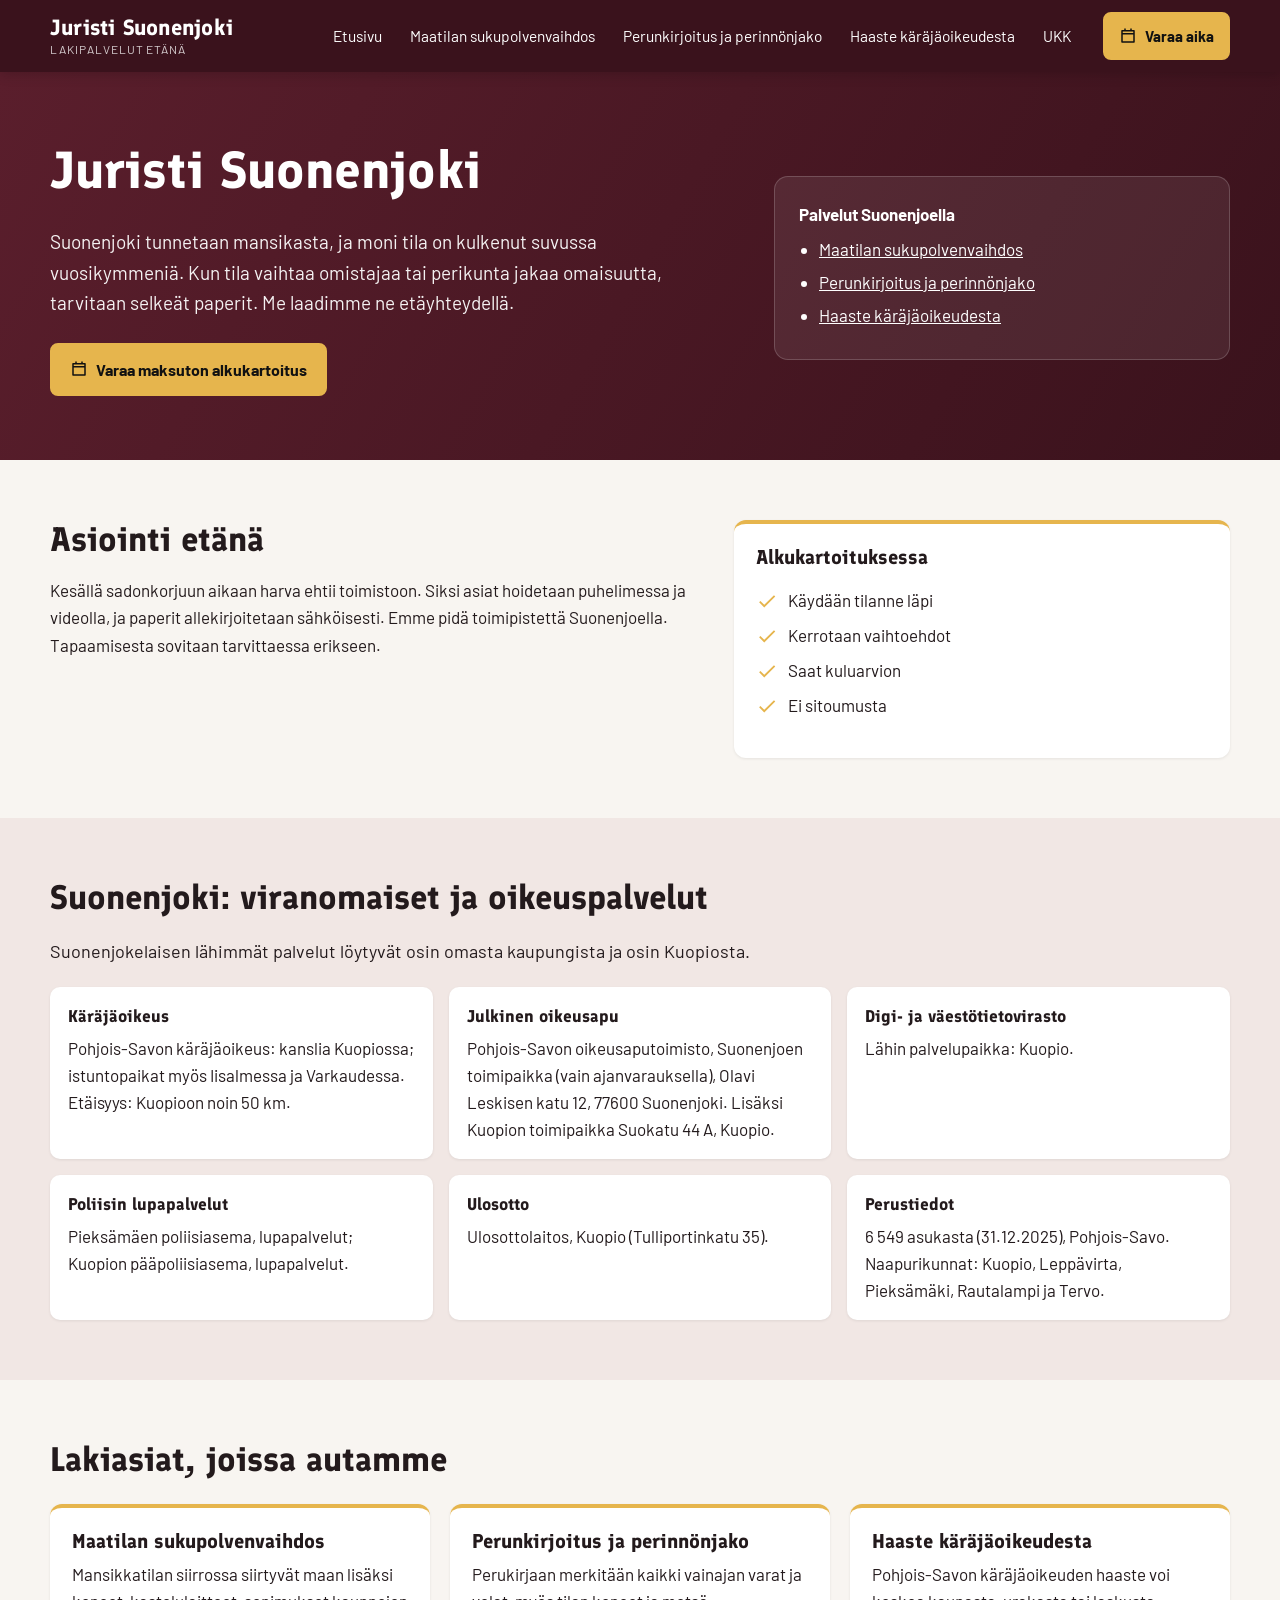
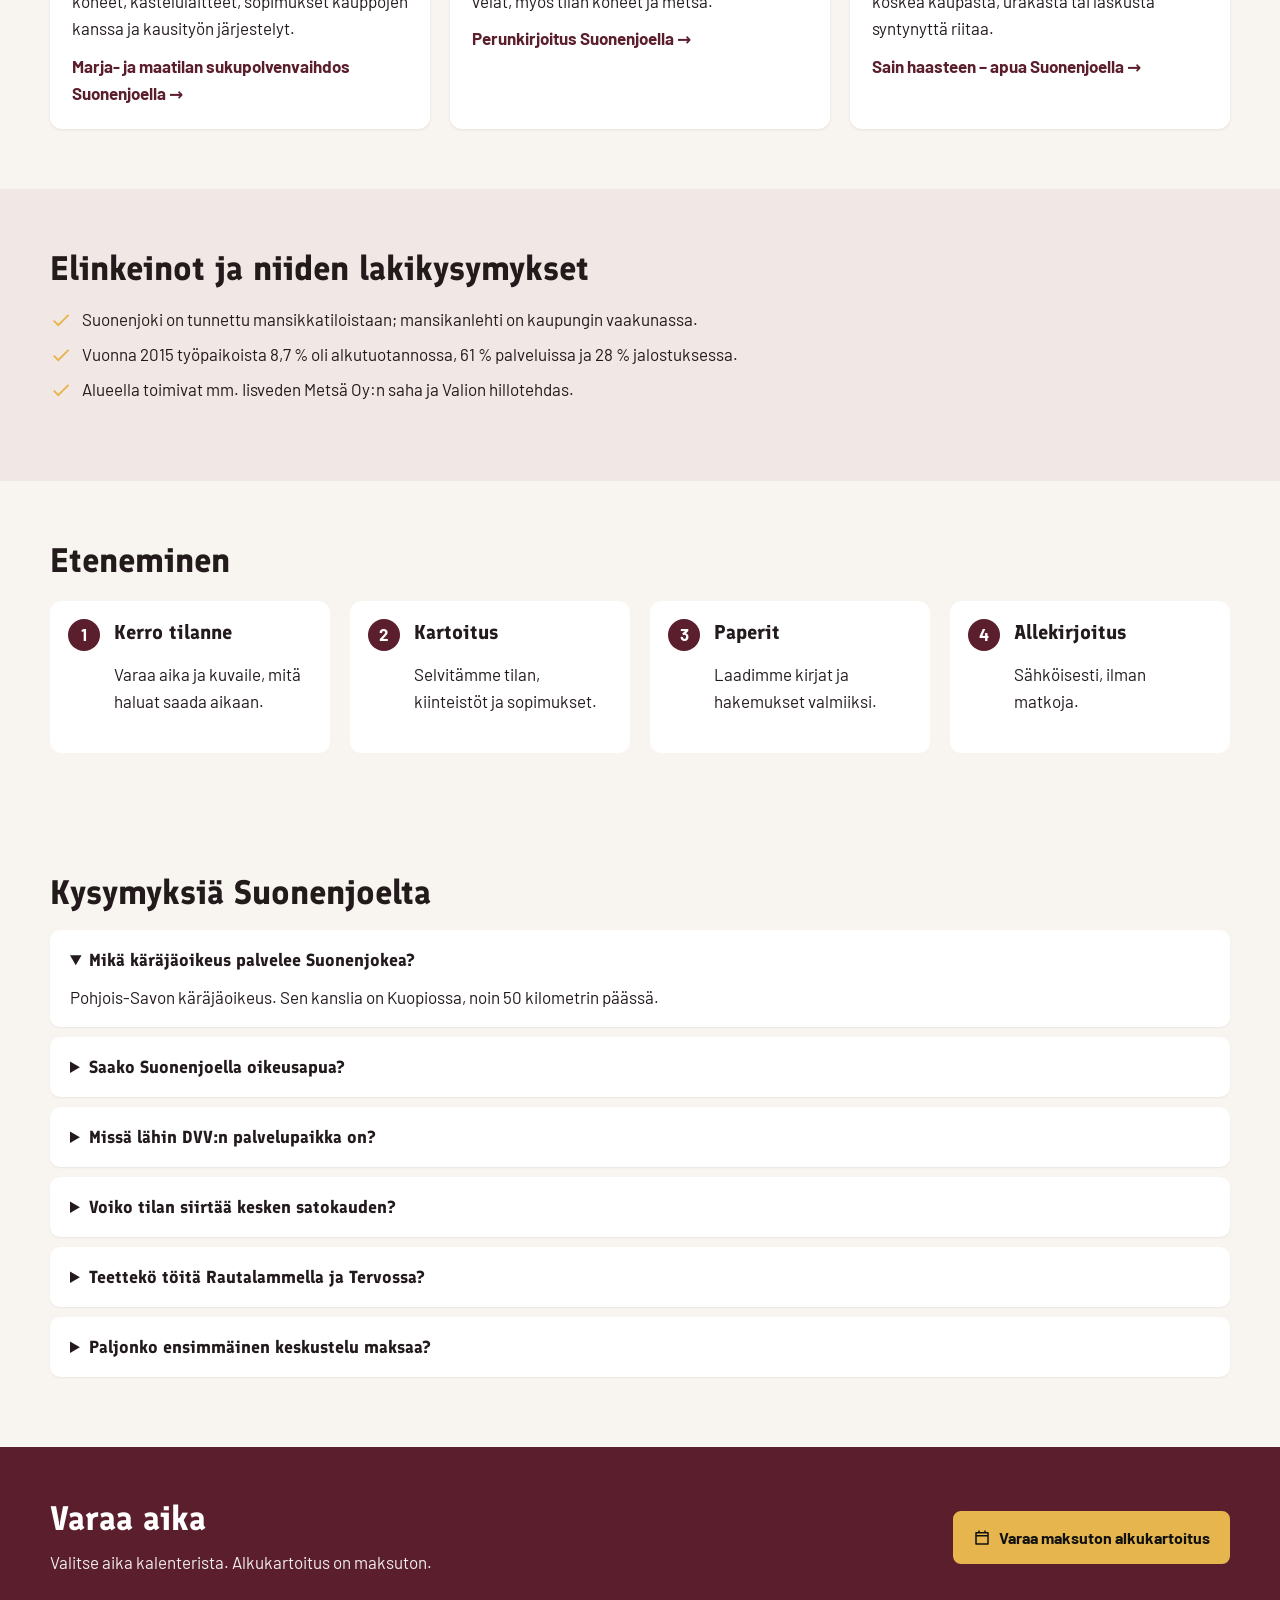
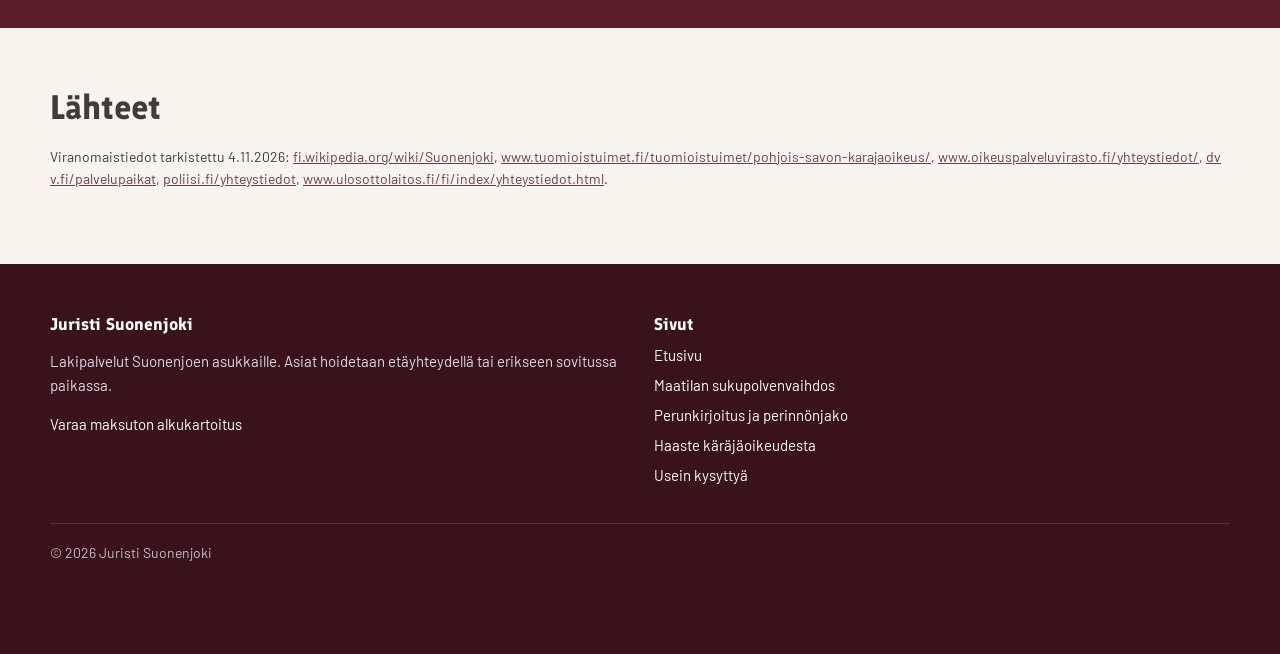
<file: index.html>
<!doctype html>
<html lang="fi">
<head>
<meta charset="utf-8">
<meta name="viewport" content="width=device-width,initial-scale=1">
<title>Juristi Suonenjoki | Tilan siirto ja perintö</title>
<meta name="description" content="Juristi Suonenjoki: marja- ja maatilan sukupolvenvaihdos, perunkirjoitus ja haasteet. Etäpalvelu, ajanvaraus verkossa.">
<meta name="robots" content="index,follow">
<link rel="canonical" href="https://arttu475-cpu.github.io/juristi-suonenjoki/">
<meta property="og:type" content="website">
<meta property="og:locale" content="fi_FI">
<meta property="og:site_name" content="Juristi Suonenjoki">
<meta property="og:title" content="Juristi Suonenjoki | Tilan siirto ja perintö">
<meta property="og:description" content="Juristi Suonenjoki: marja- ja maatilan sukupolvenvaihdos, perunkirjoitus ja haasteet. Etäpalvelu, ajanvaraus verkossa.">
<meta property="og:url" content="https://arttu475-cpu.github.io/juristi-suonenjoki/">
<meta name="theme-color" content="#3a121c">
<link rel="stylesheet" href="./_f/fontit.css">
<link rel="stylesheet" href="./_f/tyyli.css">
<script type="application/ld+json">{"@context":"https://schema.org","@graph":[{"@type":"WebSite","@id":"https://arttu475-cpu.github.io/juristi-suonenjoki/#website","url":"https://arttu475-cpu.github.io/juristi-suonenjoki/","name":"Juristi Suonenjoki","inLanguage":"fi"},{"@type":"LegalService","@id":"https://arttu475-cpu.github.io/juristi-suonenjoki/#palvelu","name":"Juristi Suonenjoki","url":"https://arttu475-cpu.github.io/juristi-suonenjoki/","description":"Juristi Suonenjoki: marja- ja maatilan sukupolvenvaihdos, perunkirjoitus ja haasteet. Etäpalvelu, ajanvaraus verkossa.","areaServed":{"@type":"City","name":"Suonenjoki","sameAs":"https://fi.wikipedia.org/wiki/Suonenjoki"},"knowsAbout":["Maatilan sukupolvenvaihdos","Perunkirjoitus ja perinnönjako","Haaste käräjäoikeudesta"],"potentialAction":{"@type":"ReserveAction","name":"Varaa maksuton alkukartoitus","target":"https://calendly.com/lakiasiantoimisto-helsinki/lakitoimiston-alkukartoitus"}},{"@type":"WebPage","@id":"https://arttu475-cpu.github.io/juristi-suonenjoki/#webpage","url":"https://arttu475-cpu.github.io/juristi-suonenjoki/","name":"Juristi Suonenjoki | Tilan siirto ja perintö","description":"Juristi Suonenjoki: marja- ja maatilan sukupolvenvaihdos, perunkirjoitus ja haasteet. Etäpalvelu, ajanvaraus verkossa.","inLanguage":"fi","isPartOf":{"@id":"https://arttu475-cpu.github.io/juristi-suonenjoki/#website"},"about":{"@id":"https://arttu475-cpu.github.io/juristi-suonenjoki/#palvelu"},"dateModified":"2026-11-04"},{"@type":"FAQPage","@id":"https://arttu475-cpu.github.io/juristi-suonenjoki/#ukk","mainEntity":[{"@type":"Question","name":"Mikä käräjäoikeus palvelee Suonenjokea?","acceptedAnswer":{"@type":"Answer","text":"Pohjois-Savon käräjäoikeus. Sen kanslia on Kuopiossa, noin 50 kilometrin päässä."}},{"@type":"Question","name":"Saako Suonenjoella oikeusapua?","acceptedAnswer":{"@type":"Answer","text":"Pohjois-Savon oikeusaputoimistolla on Suonenjoen toimipaikka Olavi Leskisen kadulla, vain ajanvarauksella."}},{"@type":"Question","name":"Missä lähin DVV:n palvelupaikka on?","acceptedAnswer":{"@type":"Answer","text":"Kuopiossa. DVV:n mukaan palvelupaikan voi valita alueesta riippumatta."}},{"@type":"Question","name":"Voiko tilan siirtää kesken satokauden?","acceptedAnswer":{"@type":"Answer","text":"Voi, mutta ajankohta kannattaa miettiä tukien ja sopimusten takia. Käymme sen läpi etukäteen."}},{"@type":"Question","name":"Teettekö töitä Rautalammella ja Tervossa?","acceptedAnswer":{"@type":"Answer","text":"Teemme. Palvelu on etäpalvelua."}},{"@type":"Question","name":"Paljonko ensimmäinen keskustelu maksaa?","acceptedAnswer":{"@type":"Answer","text":"Se on maksuton ja ei sido mihinkään."}}]}]}</script>
</head>
<body>
<header class="hd"><div class="w"><a class="brand" href="./"><b>Juristi Suonenjoki</b><small>Lakipalvelut etänä</small></a><input type="checkbox" id="mt" class="mt" aria-label="Avaa valikko"><label for="mt" class="mtl">Valikko</label>
<nav class="nav" aria-label="Päävalikko"><a href="./">Etusivu</a><a href="./sukupolvenvaihdos/">Maatilan sukupolvenvaihdos</a><a href="./perunkirjoitus/">Perunkirjoitus ja perinnönjako</a><a href="./haaste/">Haaste käräjäoikeudesta</a><a href="./ukk/">UKK</a></nav>
<a class="btn hbtn" href="https://calendly.com/lakiasiantoimisto-helsinki/lakitoimiston-alkukartoitus" target="_blank" rel="noopener"><svg viewBox="0 0 24 24" width="18" height="18" aria-hidden="true"><path fill="currentColor" d="M7 2h2v2h6V2h2v2h3a1 1 0 0 1 1 1v15a1 1 0 0 1-1 1H4a1 1 0 0 1-1-1V5a1 1 0 0 1 1-1h3zm12 8H5v9h14zM5 8h14V6H5z"/></svg>Varaa aika</a></div>
</header>
<main>

<section class="hero"><div class="w"><div><h1>Juristi Suonenjoki</h1><p class="l">Suonenjoki tunnetaan mansikasta, ja moni tila on kulkenut suvussa vuosikymmeniä. Kun tila vaihtaa omistajaa tai perikunta jakaa omaisuutta, tarvitaan selkeät paperit. Me laadimme ne etäyhteydellä.</p><div class="napit"><a class="btn" href="https://calendly.com/lakiasiantoimisto-helsinki/lakitoimiston-alkukartoitus" target="_blank" rel="noopener"><svg viewBox="0 0 24 24" width="18" height="18" aria-hidden="true"><path fill="currentColor" d="M7 2h2v2h6V2h2v2h3a1 1 0 0 1 1 1v15a1 1 0 0 1-1 1H4a1 1 0 0 1-1-1V5a1 1 0 0 1 1-1h3zm12 8H5v9h14zM5 8h14V6H5z"/></svg>Varaa maksuton alkukartoitus</a></div></div><div class="kortti"><b>Palvelut Suonenjoella</b><ul><li><a style="color:#fff" href="./sukupolvenvaihdos/">Maatilan sukupolvenvaihdos</a></li><li><a style="color:#fff" href="./perunkirjoitus/">Perunkirjoitus ja perinnönjako</a></li><li><a style="color:#fff" href="./haaste/">Haaste käräjäoikeudesta</a></li></ul></div></div></section>
<section class="sec"><div class="w two"><div><h2>Asiointi etänä</h2><p>Kesällä sadonkorjuun aikaan harva ehtii toimistoon. Siksi asiat hoidetaan puhelimessa ja videolla, ja paperit allekirjoitetaan sähköisesti. Emme pidä toimipistettä Suonenjoella. Tapaamisesta sovitaan tarvittaessa erikseen.</p></div><div class="card"><h3>Alkukartoituksessa</h3><ul class="list"><li><svg viewBox="0 0 24 24" width="22" height="22" aria-hidden="true"><path fill="currentColor" d="M9 16.2 4.8 12l-1.4 1.4L9 19 21 7l-1.4-1.4z"/></svg><span>Käydään tilanne läpi</span></li><li><svg viewBox="0 0 24 24" width="22" height="22" aria-hidden="true"><path fill="currentColor" d="M9 16.2 4.8 12l-1.4 1.4L9 19 21 7l-1.4-1.4z"/></svg><span>Kerrotaan vaihtoehdot</span></li><li><svg viewBox="0 0 24 24" width="22" height="22" aria-hidden="true"><path fill="currentColor" d="M9 16.2 4.8 12l-1.4 1.4L9 19 21 7l-1.4-1.4z"/></svg><span>Saat kuluarvion</span></li><li><svg viewBox="0 0 24 24" width="22" height="22" aria-hidden="true"><path fill="currentColor" d="M9 16.2 4.8 12l-1.4 1.4L9 19 21 7l-1.4-1.4z"/></svg><span>Ei sitoumusta</span></li></ul></div></div></section>
<section class="sec alt"><div class="w"><h2>Suonenjoki: viranomaiset ja oikeuspalvelut</h2><p class="lead">Suonenjokelaisen lähimmät palvelut löytyvät osin omasta kaupungista ja osin Kuopiosta.</p><div class="fakta"><div><b>Käräjäoikeus</b>Pohjois-Savon käräjäoikeus: kanslia Kuopiossa; istuntopaikat myös Iisalmessa ja Varkaudessa. Etäisyys: Kuopioon noin 50 km.</div><div><b>Julkinen oikeusapu</b>Pohjois-Savon oikeusaputoimisto, Suonenjoen toimipaikka (vain ajanvarauksella), Olavi Leskisen katu 12, 77600 Suonenjoki. Lisäksi Kuopion toimipaikka Suokatu 44 A, Kuopio.</div><div><b>Digi- ja väestötietovirasto</b>Lähin palvelupaikka: Kuopio.</div><div><b>Poliisin lupapalvelut</b>Pieksämäen poliisiasema, lupapalvelut; Kuopion pääpoliisiasema, lupapalvelut.</div><div><b>Ulosotto</b>Ulosottolaitos, Kuopio (Tulliportinkatu 35).</div><div><b>Perustiedot</b>6 549 asukasta (31.12.2025), Pohjois-Savo. Naapurikunnat: Kuopio, Leppävirta, Pieksämäki, Rautalampi ja Tervo.</div></div></div></section>
<section class="sec"><div class="w"><h2>Lakiasiat, joissa autamme</h2><div class="grid"><div class="card"><h3>Maatilan sukupolvenvaihdos</h3><p>Mansikkatilan siirrossa siirtyvät maan lisäksi koneet, kastelulaitteet, sopimukset kauppojen kanssa ja kausityön järjestelyt.</p><a class="more" href="./sukupolvenvaihdos/">Marja- ja maatilan sukupolvenvaihdos Suonenjoella →</a></div><div class="card"><h3>Perunkirjoitus ja perinnönjako</h3><p>Perukirjaan merkitään kaikki vainajan varat ja velat, myös tilan koneet ja metsä.</p><a class="more" href="./perunkirjoitus/">Perunkirjoitus Suonenjoella →</a></div><div class="card"><h3>Haaste käräjäoikeudesta</h3><p>Pohjois-Savon käräjäoikeuden haaste voi koskea kaupasta, urakasta tai laskusta syntynyttä riitaa.</p><a class="more" href="./haaste/">Sain haasteen – apua Suonenjoella →</a></div></div></div></section>
<section class="sec alt"><div class="w"><h2>Elinkeinot ja niiden lakikysymykset</h2><ul class="list"><li><svg viewBox="0 0 24 24" width="22" height="22" aria-hidden="true"><path fill="currentColor" d="M9 16.2 4.8 12l-1.4 1.4L9 19 21 7l-1.4-1.4z"/></svg><span>Suonenjoki on tunnettu mansikkatiloistaan; mansikanlehti on kaupungin vaakunassa.</span></li><li><svg viewBox="0 0 24 24" width="22" height="22" aria-hidden="true"><path fill="currentColor" d="M9 16.2 4.8 12l-1.4 1.4L9 19 21 7l-1.4-1.4z"/></svg><span>Vuonna 2015 työpaikoista 8,7 % oli alkutuotannossa, 61 % palveluissa ja 28 % jalostuksessa.</span></li><li><svg viewBox="0 0 24 24" width="22" height="22" aria-hidden="true"><path fill="currentColor" d="M9 16.2 4.8 12l-1.4 1.4L9 19 21 7l-1.4-1.4z"/></svg><span>Alueella toimivat mm. Iisveden Metsä Oy:n saha ja Valion hillotehdas.</span></li></ul></div></section>
<section class="sec"><div class="w"><h2>Eteneminen</h2><div class="steps"><div><h3>Kerro tilanne</h3><p>Varaa aika ja kuvaile, mitä haluat saada aikaan.</p></div><div><h3>Kartoitus</h3><p>Selvitämme tilan, kiinteistöt ja sopimukset.</p></div><div><h3>Paperit</h3><p>Laadimme kirjat ja hakemukset valmiiksi.</p></div><div><h3>Allekirjoitus</h3><p>Sähköisesti, ilman matkoja.</p></div></div></div></section>
<section class="sec"><div class="w"><div class="ukk"><h2>Kysymyksiä Suonenjoelta</h2><details open><summary>Mikä käräjäoikeus palvelee Suonenjokea?</summary><p>Pohjois-Savon käräjäoikeus. Sen kanslia on Kuopiossa, noin 50 kilometrin päässä.</p></details>
<details><summary>Saako Suonenjoella oikeusapua?</summary><p>Pohjois-Savon oikeusaputoimistolla on Suonenjoen toimipaikka Olavi Leskisen kadulla, vain ajanvarauksella.</p></details>
<details><summary>Missä lähin DVV:n palvelupaikka on?</summary><p>Kuopiossa. DVV:n mukaan palvelupaikan voi valita alueesta riippumatta.</p></details>
<details><summary>Voiko tilan siirtää kesken satokauden?</summary><p>Voi, mutta ajankohta kannattaa miettiä tukien ja sopimusten takia. Käymme sen läpi etukäteen.</p></details>
<details><summary>Teettekö töitä Rautalammella ja Tervossa?</summary><p>Teemme. Palvelu on etäpalvelua.</p></details>
<details><summary>Paljonko ensimmäinen keskustelu maksaa?</summary><p>Se on maksuton ja ei sido mihinkään.</p></details></div></div></section>
<section class="cta"><div class="w"><div><h2>Varaa aika</h2><p>Valitse aika kalenterista. Alkukartoitus on maksuton.</p></div><div class="napit"><a class="btn" href="https://calendly.com/lakiasiantoimisto-helsinki/lakitoimiston-alkukartoitus" target="_blank" rel="noopener"><svg viewBox="0 0 24 24" width="18" height="18" aria-hidden="true"><path fill="currentColor" d="M7 2h2v2h6V2h2v2h3a1 1 0 0 1 1 1v15a1 1 0 0 1-1 1H4a1 1 0 0 1-1-1V5a1 1 0 0 1 1-1h3zm12 8H5v9h14zM5 8h14V6H5z"/></svg>Varaa maksuton alkukartoitus</a></div></div></section>
<section class="sec"><div class="w lahteet"><h2>Lähteet</h2><p>Viranomaistiedot tarkistettu 4.11.2026: <a href="https://fi.wikipedia.org/wiki/Suonenjoki" rel="noopener">fi.wikipedia.org/wiki/Suonenjoki</a>, <a href="https://www.tuomioistuimet.fi/tuomioistuimet/pohjois-savon-karajaoikeus/" rel="noopener">www.tuomioistuimet.fi/tuomioistuimet/pohjois-savon-karajaoikeus/</a>, <a href="https://www.oikeuspalveluvirasto.fi/yhteystiedot/" rel="noopener">www.oikeuspalveluvirasto.fi/yhteystiedot/</a>, <a href="https://dvv.fi/palvelupaikat" rel="noopener">dvv.fi/palvelupaikat</a>, <a href="https://poliisi.fi/yhteystiedot" rel="noopener">poliisi.fi/yhteystiedot</a>, <a href="https://www.ulosottolaitos.fi/fi/index/yhteystiedot.html" rel="noopener">www.ulosottolaitos.fi/fi/index/yhteystiedot.html</a>.</p></div></section>
</main>
<footer class="ft"><div class="w"><div class="cols">
<div><h3>Juristi Suonenjoki</h3><p>Lakipalvelut Suonenjoen asukkaille. Asiat hoidetaan etäyhteydellä tai erikseen sovitussa paikassa.</p><p><a href="https://calendly.com/lakiasiantoimisto-helsinki/lakitoimiston-alkukartoitus" target="_blank" rel="noopener">Varaa maksuton alkukartoitus</a></p></div>
<div><h3>Sivut</h3><ul><li><a href="./">Etusivu</a></li><li><a href="./sukupolvenvaihdos/">Maatilan sukupolvenvaihdos</a></li><li><a href="./perunkirjoitus/">Perunkirjoitus ja perinnönjako</a></li><li><a href="./haaste/">Haaste käräjäoikeudesta</a></li><li><a href="./ukk/">Usein kysyttyä</a></li></ul></div>
</div><div class="pohja">© 2026 Juristi Suonenjoki</div></div></footer>
<div class="palkki"><a class="btn o" style="color:#fff" href="https://calendly.com/lakiasiantoimisto-helsinki/lakitoimiston-alkukartoitus" target="_blank" rel="noopener"><svg viewBox="0 0 24 24" width="18" height="18" aria-hidden="true"><path fill="currentColor" d="M7 2h2v2h6V2h2v2h3a1 1 0 0 1 1 1v15a1 1 0 0 1-1 1H4a1 1 0 0 1-1-1V5a1 1 0 0 1 1-1h3zm12 8H5v9h14zM5 8h14V6H5z"/></svg>Varaa maksuton alkukartoitus</a></div>
</body>
</html>
</file>
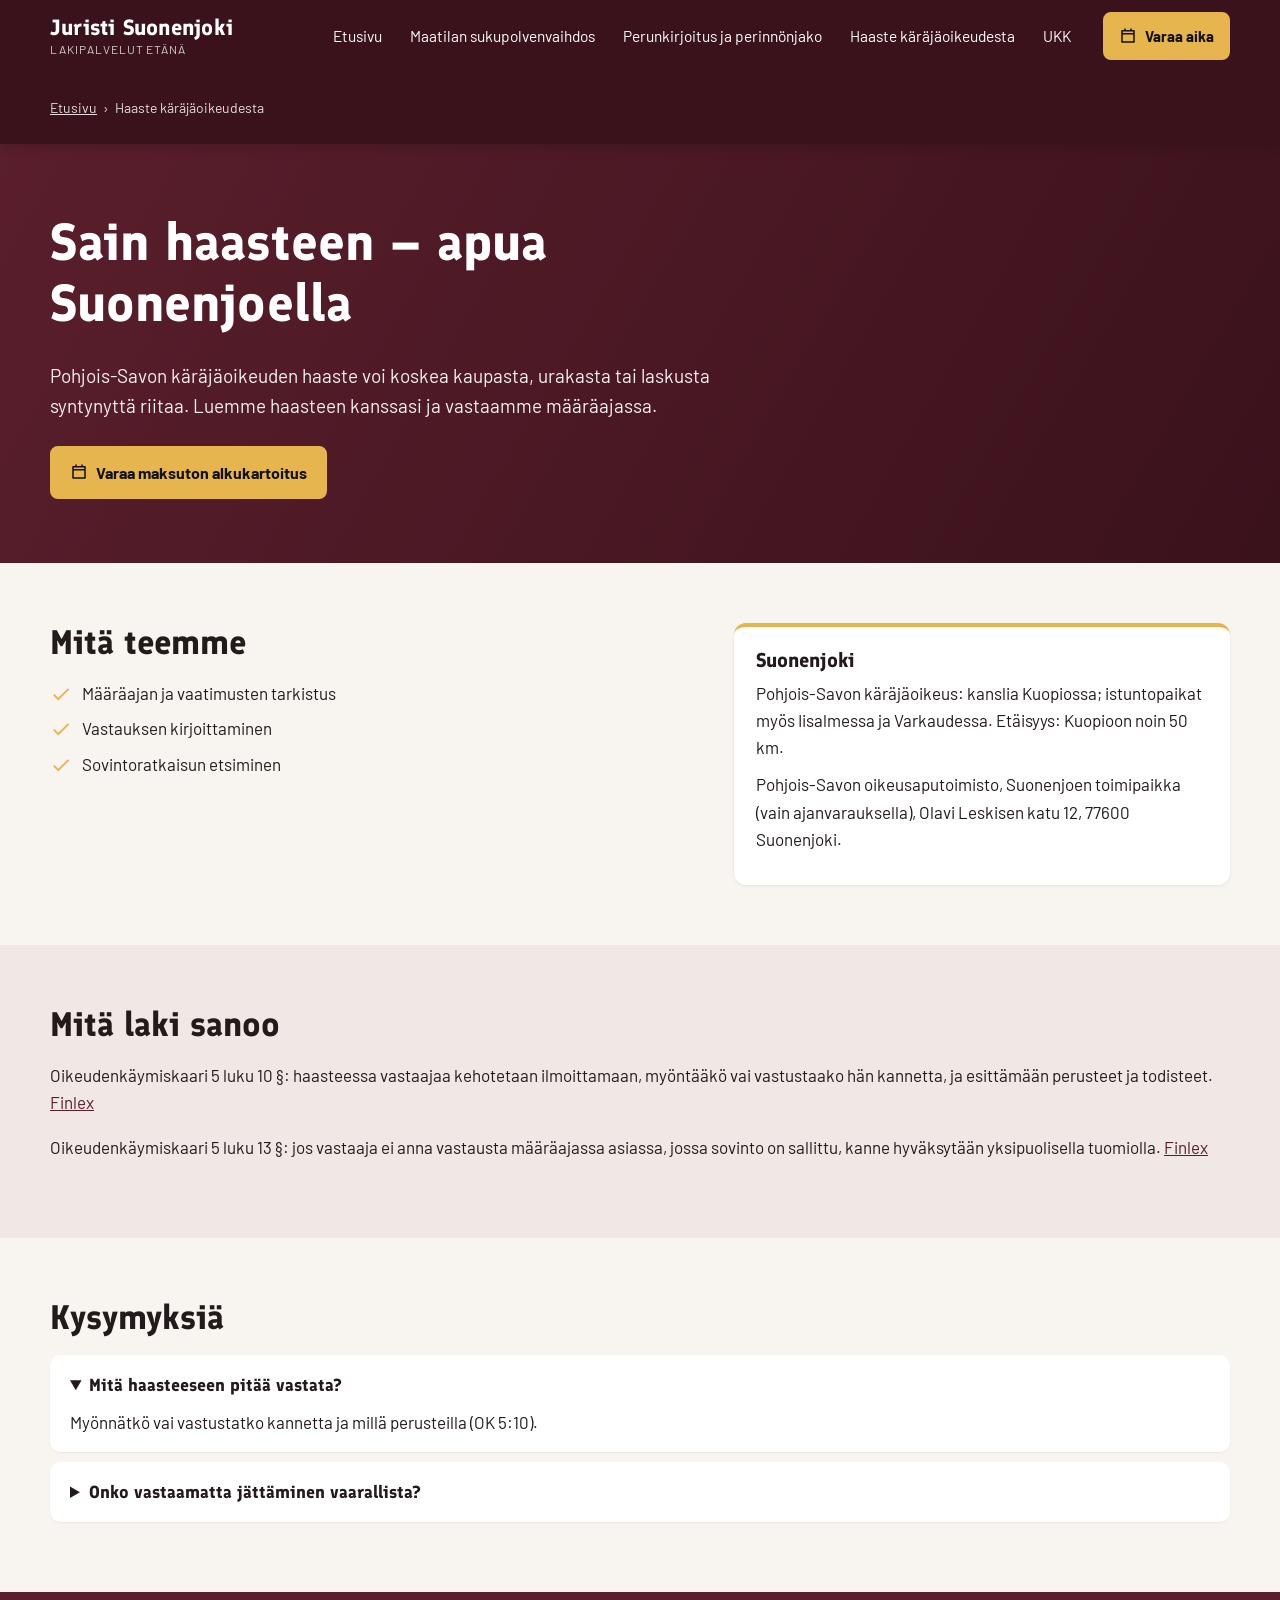
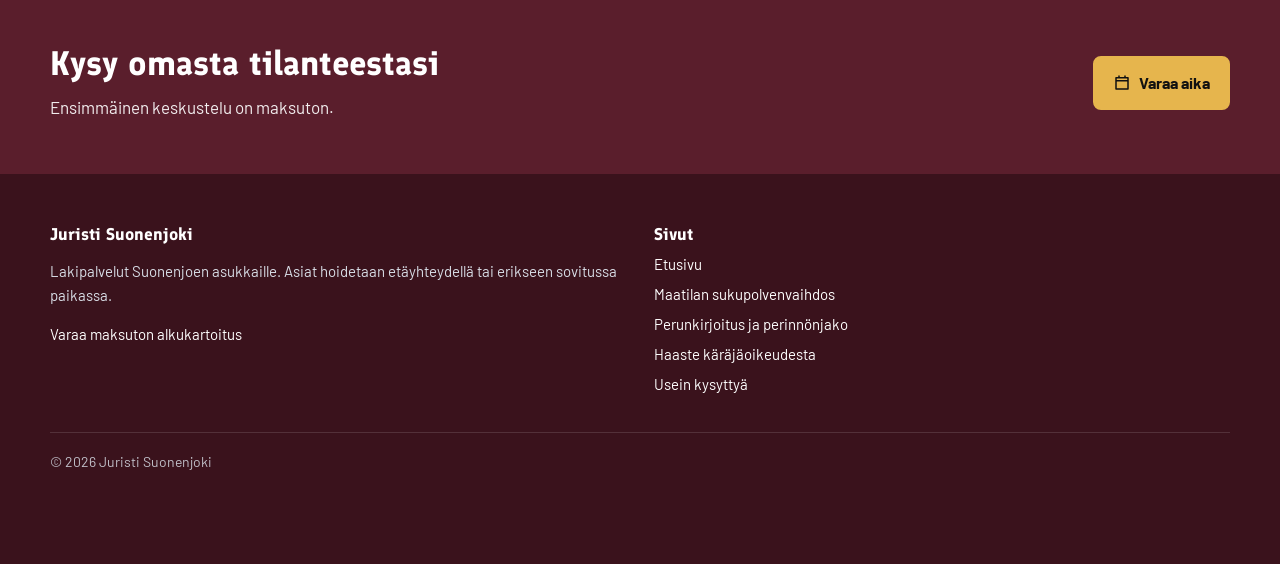
<file: haaste/index.html>
<!doctype html>
<html lang="fi">
<head>
<meta charset="utf-8">
<meta name="viewport" content="width=device-width,initial-scale=1">
<title>Sain haasteen – apua Suonenjoella | Juristi Suonenjoki</title>
<meta name="description" content="Pohjois-Savon käräjäoikeuden haaste voi koskea kaupasta, urakasta tai laskusta syntynyttä riitaa. Varaa maksuton alkukartoitus.">
<meta name="robots" content="index,follow">
<link rel="canonical" href="https://arttu475-cpu.github.io/juristi-suonenjoki/haaste/">
<meta property="og:type" content="website">
<meta property="og:locale" content="fi_FI">
<meta property="og:site_name" content="Juristi Suonenjoki">
<meta property="og:title" content="Sain haasteen – apua Suonenjoella | Juristi Suonenjoki">
<meta property="og:description" content="Pohjois-Savon käräjäoikeuden haaste voi koskea kaupasta, urakasta tai laskusta syntynyttä riitaa. Varaa maksuton alkukartoitus.">
<meta property="og:url" content="https://arttu475-cpu.github.io/juristi-suonenjoki/haaste/">
<meta name="theme-color" content="#3a121c">
<link rel="stylesheet" href="../_f/fontit.css">
<link rel="stylesheet" href="../_f/tyyli.css">
<script type="application/ld+json">{"@context":"https://schema.org","@graph":[{"@type":"WebSite","@id":"https://arttu475-cpu.github.io/juristi-suonenjoki/#website","url":"https://arttu475-cpu.github.io/juristi-suonenjoki/","name":"Juristi Suonenjoki","inLanguage":"fi"},{"@type":"LegalService","@id":"https://arttu475-cpu.github.io/juristi-suonenjoki/#palvelu","name":"Juristi Suonenjoki","url":"https://arttu475-cpu.github.io/juristi-suonenjoki/","description":"Juristi Suonenjoki: marja- ja maatilan sukupolvenvaihdos, perunkirjoitus ja haasteet. Etäpalvelu, ajanvaraus verkossa.","areaServed":{"@type":"City","name":"Suonenjoki","sameAs":"https://fi.wikipedia.org/wiki/Suonenjoki"},"knowsAbout":["Maatilan sukupolvenvaihdos","Perunkirjoitus ja perinnönjako","Haaste käräjäoikeudesta"],"potentialAction":{"@type":"ReserveAction","name":"Varaa maksuton alkukartoitus","target":"https://calendly.com/lakiasiantoimisto-helsinki/lakitoimiston-alkukartoitus"}},{"@type":"WebPage","@id":"https://arttu475-cpu.github.io/juristi-suonenjoki/haaste/#webpage","url":"https://arttu475-cpu.github.io/juristi-suonenjoki/haaste/","name":"Sain haasteen – apua Suonenjoella | Juristi Suonenjoki","description":"Pohjois-Savon käräjäoikeuden haaste voi koskea kaupasta, urakasta tai laskusta syntynyttä riitaa. Varaa maksuton alkukartoitus.","inLanguage":"fi","isPartOf":{"@id":"https://arttu475-cpu.github.io/juristi-suonenjoki/#website"},"about":{"@id":"https://arttu475-cpu.github.io/juristi-suonenjoki/#palvelu"},"dateModified":"2026-11-04"},{"@type":"FAQPage","@id":"https://arttu475-cpu.github.io/juristi-suonenjoki/haaste/#ukk","mainEntity":[{"@type":"Question","name":"Mitä haasteeseen pitää vastata?","acceptedAnswer":{"@type":"Answer","text":"Myönnätkö vai vastustatko kannetta ja millä perusteilla (OK 5:10)."}},{"@type":"Question","name":"Onko vastaamatta jättäminen vaarallista?","acceptedAnswer":{"@type":"Answer","text":"On. Kanne voidaan hyväksyä yksipuolisella tuomiolla (OK 5:13)."}}]},{"@type":"Service","name":"Sain haasteen – apua Suonenjoella","serviceType":"Haaste käräjäoikeudesta","provider":{"@id":"https://arttu475-cpu.github.io/juristi-suonenjoki/#palvelu"},"areaServed":{"@type":"City","name":"Suonenjoki"}},{"@type":"BreadcrumbList","itemListElement":[{"@type":"ListItem","position":1,"name":"Etusivu","item":"https://arttu475-cpu.github.io/juristi-suonenjoki/"},{"@type":"ListItem","position":2,"name":"Haaste käräjäoikeudesta","item":"https://arttu475-cpu.github.io/juristi-suonenjoki/haaste/"}]}]}</script>
</head>
<body>
<header class="hd"><div class="w"><a class="brand" href="../"><b>Juristi Suonenjoki</b><small>Lakipalvelut etänä</small></a><input type="checkbox" id="mt" class="mt" aria-label="Avaa valikko"><label for="mt" class="mtl">Valikko</label>
<nav class="nav" aria-label="Päävalikko"><a href="../">Etusivu</a><a href="../sukupolvenvaihdos/">Maatilan sukupolvenvaihdos</a><a href="../perunkirjoitus/">Perunkirjoitus ja perinnönjako</a><a href="../haaste/">Haaste käräjäoikeudesta</a><a href="../ukk/">UKK</a></nav>
<a class="btn hbtn" href="https://calendly.com/lakiasiantoimisto-helsinki/lakitoimiston-alkukartoitus" target="_blank" rel="noopener"><svg viewBox="0 0 24 24" width="18" height="18" aria-hidden="true"><path fill="currentColor" d="M7 2h2v2h6V2h2v2h3a1 1 0 0 1 1 1v15a1 1 0 0 1-1 1H4a1 1 0 0 1-1-1V5a1 1 0 0 1 1-1h3zm12 8H5v9h14zM5 8h14V6H5z"/></svg>Varaa aika</a></div>
<div class="w"><nav class="crumb" aria-label="Murupolku"><ol><li><a href="../">Etusivu</a></li><li aria-current="page">Haaste käräjäoikeudesta</li></ol></nav></div></header>
<main>

<section class="hero"><div class="w"><div><h1>Sain haasteen – apua Suonenjoella</h1><p class="l">Pohjois-Savon käräjäoikeuden haaste voi koskea kaupasta, urakasta tai laskusta syntynyttä riitaa. Luemme haasteen kanssasi ja vastaamme määräajassa.</p><div class="napit"><a class="btn" href="https://calendly.com/lakiasiantoimisto-helsinki/lakitoimiston-alkukartoitus" target="_blank" rel="noopener"><svg viewBox="0 0 24 24" width="18" height="18" aria-hidden="true"><path fill="currentColor" d="M7 2h2v2h6V2h2v2h3a1 1 0 0 1 1 1v15a1 1 0 0 1-1 1H4a1 1 0 0 1-1-1V5a1 1 0 0 1 1-1h3zm12 8H5v9h14zM5 8h14V6H5z"/></svg>Varaa maksuton alkukartoitus</a></div></div></div></section>
<section class="sec"><div class="w two"><div><h2>Mitä teemme</h2><ul class="list"><li><svg viewBox="0 0 24 24" width="22" height="22" aria-hidden="true"><path fill="currentColor" d="M9 16.2 4.8 12l-1.4 1.4L9 19 21 7l-1.4-1.4z"/></svg><span>Määräajan ja vaatimusten tarkistus</span></li><li><svg viewBox="0 0 24 24" width="22" height="22" aria-hidden="true"><path fill="currentColor" d="M9 16.2 4.8 12l-1.4 1.4L9 19 21 7l-1.4-1.4z"/></svg><span>Vastauksen kirjoittaminen</span></li><li><svg viewBox="0 0 24 24" width="22" height="22" aria-hidden="true"><path fill="currentColor" d="M9 16.2 4.8 12l-1.4 1.4L9 19 21 7l-1.4-1.4z"/></svg><span>Sovintoratkaisun etsiminen</span></li></ul></div><div class="card"><h3>Suonenjoki</h3><p>Pohjois-Savon käräjäoikeus: kanslia Kuopiossa; istuntopaikat myös Iisalmessa ja Varkaudessa. Etäisyys: Kuopioon noin 50 km.</p><p>Pohjois-Savon oikeusaputoimisto, Suonenjoen toimipaikka (vain ajanvarauksella), Olavi Leskisen katu 12, 77600 Suonenjoki.</p></div></div></section>
<section class="sec alt"><div class="w"><h2>Mitä laki sanoo</h2><p>Oikeudenkäymiskaari 5 luku 10 §: haasteessa vastaajaa kehotetaan ilmoittamaan, myöntääkö vai vastustaako hän kannetta, ja esittämään perusteet ja todisteet. <a href="https://www.finlex.fi/fi/lainsaadanto/1734/4" rel="noopener">Finlex</a></p><p>Oikeudenkäymiskaari 5 luku 13 §: jos vastaaja ei anna vastausta määräajassa asiassa, jossa sovinto on sallittu, kanne hyväksytään yksipuolisella tuomiolla. <a href="https://www.finlex.fi/fi/lainsaadanto/1734/4" rel="noopener">Finlex</a></p></div></section>
<section class="sec"><div class="w"><div class="ukk"><h2>Kysymyksiä</h2><details open><summary>Mitä haasteeseen pitää vastata?</summary><p>Myönnätkö vai vastustatko kannetta ja millä perusteilla (OK 5:10).</p></details>
<details><summary>Onko vastaamatta jättäminen vaarallista?</summary><p>On. Kanne voidaan hyväksyä yksipuolisella tuomiolla (OK 5:13).</p></details></div></div></section>
<section class="cta"><div class="w"><div><h2>Kysy omasta tilanteestasi</h2><p>Ensimmäinen keskustelu on maksuton.</p></div><div class="napit"><a class="btn" href="https://calendly.com/lakiasiantoimisto-helsinki/lakitoimiston-alkukartoitus" target="_blank" rel="noopener"><svg viewBox="0 0 24 24" width="18" height="18" aria-hidden="true"><path fill="currentColor" d="M7 2h2v2h6V2h2v2h3a1 1 0 0 1 1 1v15a1 1 0 0 1-1 1H4a1 1 0 0 1-1-1V5a1 1 0 0 1 1-1h3zm12 8H5v9h14zM5 8h14V6H5z"/></svg>Varaa aika</a></div></div></section>
</main>
<footer class="ft"><div class="w"><div class="cols">
<div><h3>Juristi Suonenjoki</h3><p>Lakipalvelut Suonenjoen asukkaille. Asiat hoidetaan etäyhteydellä tai erikseen sovitussa paikassa.</p><p><a href="https://calendly.com/lakiasiantoimisto-helsinki/lakitoimiston-alkukartoitus" target="_blank" rel="noopener">Varaa maksuton alkukartoitus</a></p></div>
<div><h3>Sivut</h3><ul><li><a href="../">Etusivu</a></li><li><a href="../sukupolvenvaihdos/">Maatilan sukupolvenvaihdos</a></li><li><a href="../perunkirjoitus/">Perunkirjoitus ja perinnönjako</a></li><li><a href="../haaste/">Haaste käräjäoikeudesta</a></li><li><a href="../ukk/">Usein kysyttyä</a></li></ul></div>
</div><div class="pohja">© 2026 Juristi Suonenjoki</div></div></footer>
<div class="palkki"><a class="btn o" style="color:#fff" href="https://calendly.com/lakiasiantoimisto-helsinki/lakitoimiston-alkukartoitus" target="_blank" rel="noopener"><svg viewBox="0 0 24 24" width="18" height="18" aria-hidden="true"><path fill="currentColor" d="M7 2h2v2h6V2h2v2h3a1 1 0 0 1 1 1v15a1 1 0 0 1-1 1H4a1 1 0 0 1-1-1V5a1 1 0 0 1 1-1h3zm12 8H5v9h14zM5 8h14V6H5z"/></svg>Varaa maksuton alkukartoitus</a></div>
</body>
</html>
</file>
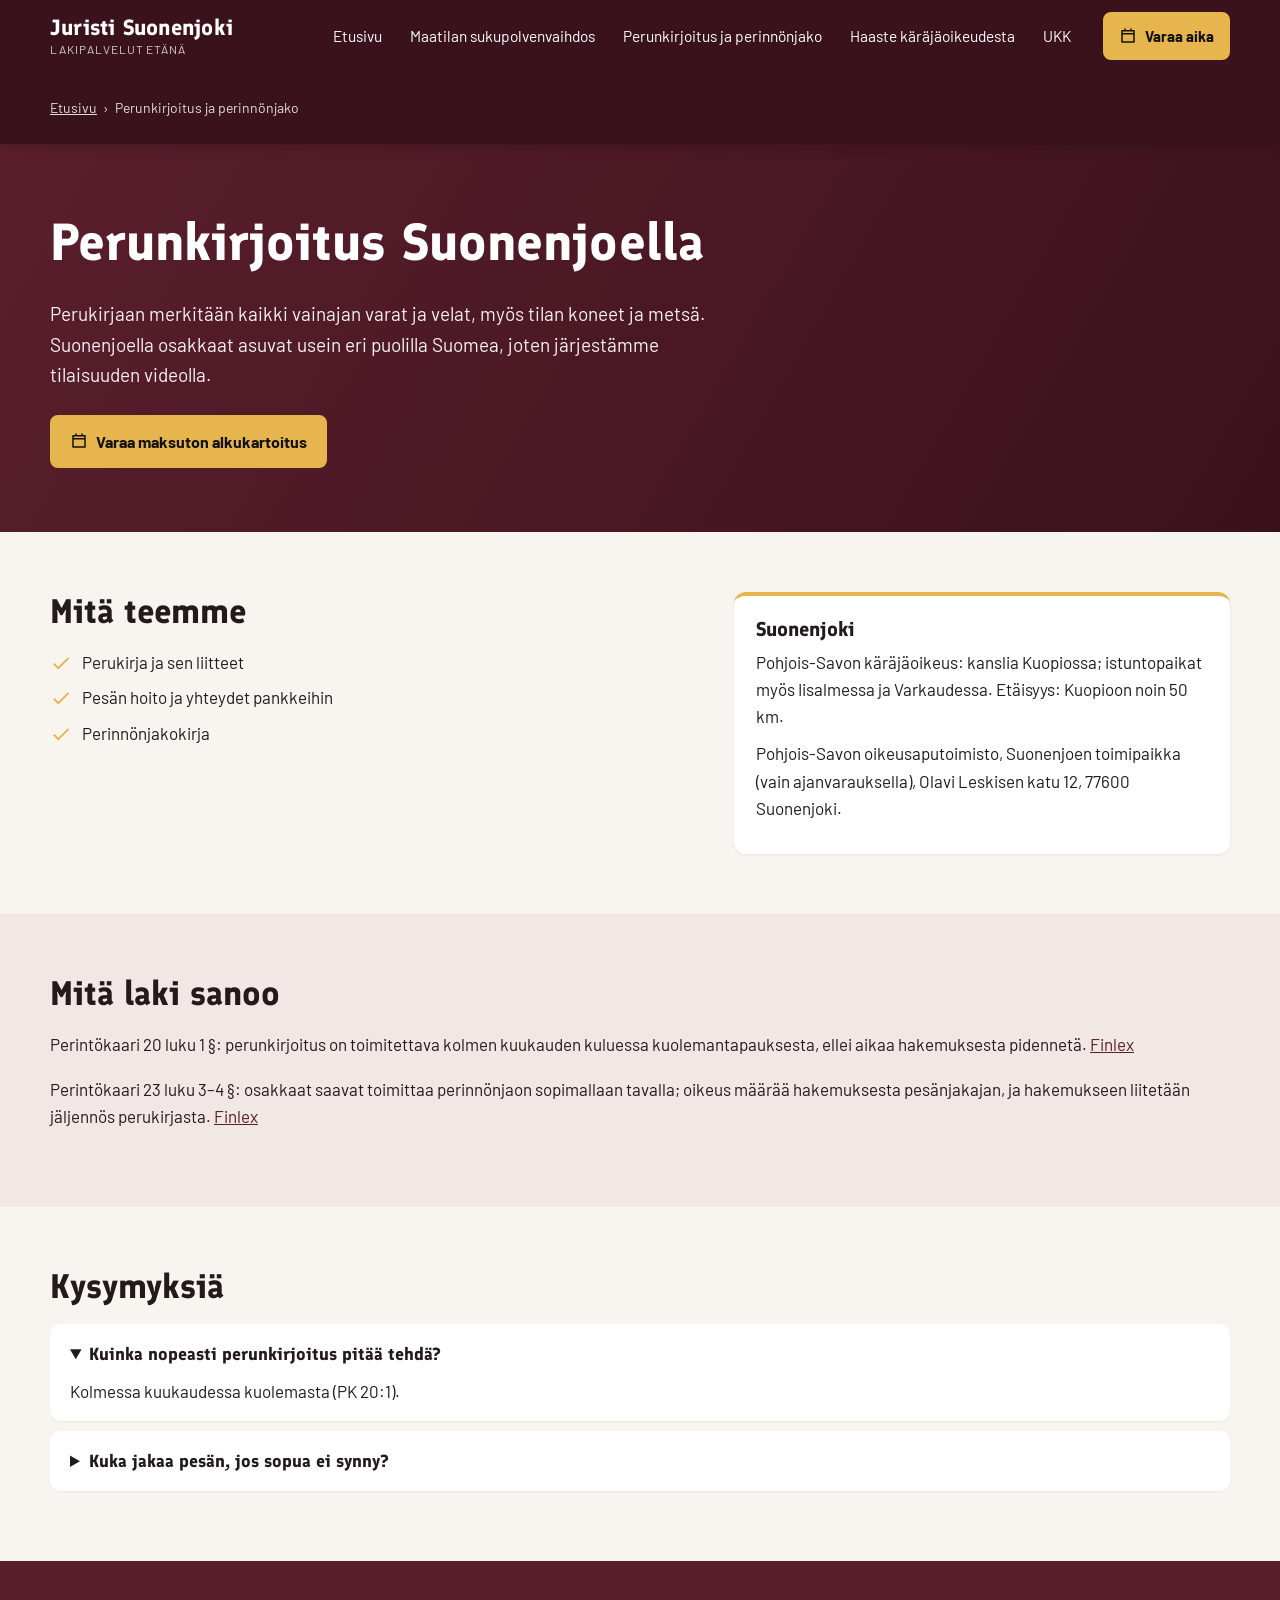
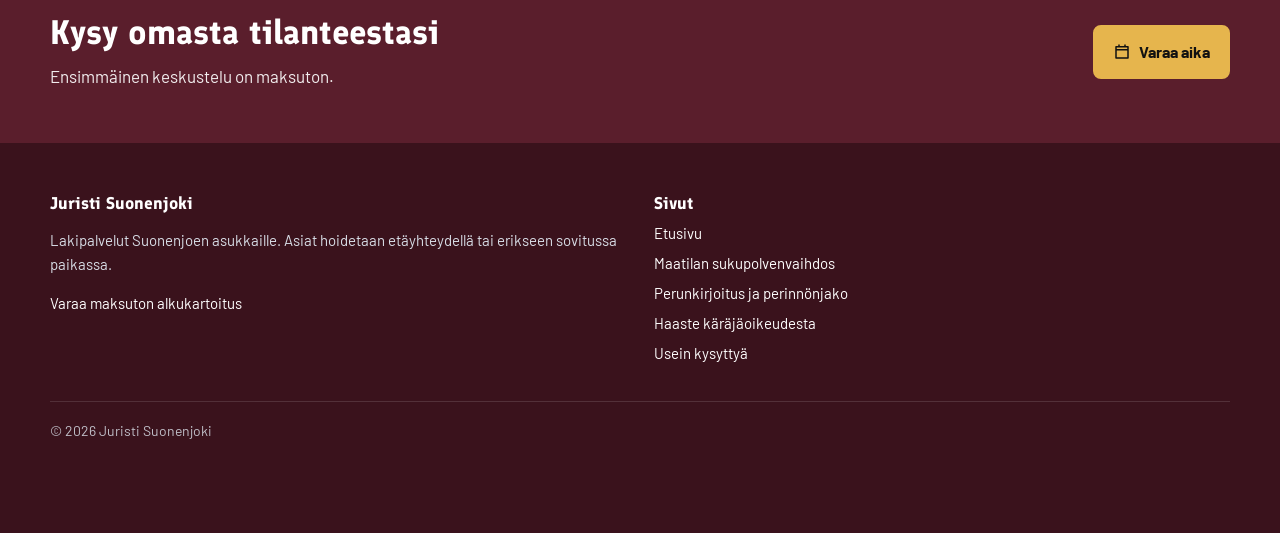
<file: perunkirjoitus/index.html>
<!doctype html>
<html lang="fi">
<head>
<meta charset="utf-8">
<meta name="viewport" content="width=device-width,initial-scale=1">
<title>Perunkirjoitus Suonenjoella | Juristi Suonenjoki</title>
<meta name="description" content="Perukirjaan merkitään kaikki vainajan varat ja velat, myös tilan koneet ja metsä. Varaa maksuton alkukartoitus.">
<meta name="robots" content="index,follow">
<link rel="canonical" href="https://arttu475-cpu.github.io/juristi-suonenjoki/perunkirjoitus/">
<meta property="og:type" content="website">
<meta property="og:locale" content="fi_FI">
<meta property="og:site_name" content="Juristi Suonenjoki">
<meta property="og:title" content="Perunkirjoitus Suonenjoella | Juristi Suonenjoki">
<meta property="og:description" content="Perukirjaan merkitään kaikki vainajan varat ja velat, myös tilan koneet ja metsä. Varaa maksuton alkukartoitus.">
<meta property="og:url" content="https://arttu475-cpu.github.io/juristi-suonenjoki/perunkirjoitus/">
<meta name="theme-color" content="#3a121c">
<link rel="stylesheet" href="../_f/fontit.css">
<link rel="stylesheet" href="../_f/tyyli.css">
<script type="application/ld+json">{"@context":"https://schema.org","@graph":[{"@type":"WebSite","@id":"https://arttu475-cpu.github.io/juristi-suonenjoki/#website","url":"https://arttu475-cpu.github.io/juristi-suonenjoki/","name":"Juristi Suonenjoki","inLanguage":"fi"},{"@type":"LegalService","@id":"https://arttu475-cpu.github.io/juristi-suonenjoki/#palvelu","name":"Juristi Suonenjoki","url":"https://arttu475-cpu.github.io/juristi-suonenjoki/","description":"Juristi Suonenjoki: marja- ja maatilan sukupolvenvaihdos, perunkirjoitus ja haasteet. Etäpalvelu, ajanvaraus verkossa.","areaServed":{"@type":"City","name":"Suonenjoki","sameAs":"https://fi.wikipedia.org/wiki/Suonenjoki"},"knowsAbout":["Maatilan sukupolvenvaihdos","Perunkirjoitus ja perinnönjako","Haaste käräjäoikeudesta"],"potentialAction":{"@type":"ReserveAction","name":"Varaa maksuton alkukartoitus","target":"https://calendly.com/lakiasiantoimisto-helsinki/lakitoimiston-alkukartoitus"}},{"@type":"WebPage","@id":"https://arttu475-cpu.github.io/juristi-suonenjoki/perunkirjoitus/#webpage","url":"https://arttu475-cpu.github.io/juristi-suonenjoki/perunkirjoitus/","name":"Perunkirjoitus Suonenjoella | Juristi Suonenjoki","description":"Perukirjaan merkitään kaikki vainajan varat ja velat, myös tilan koneet ja metsä. Varaa maksuton alkukartoitus.","inLanguage":"fi","isPartOf":{"@id":"https://arttu475-cpu.github.io/juristi-suonenjoki/#website"},"about":{"@id":"https://arttu475-cpu.github.io/juristi-suonenjoki/#palvelu"},"dateModified":"2026-11-04"},{"@type":"FAQPage","@id":"https://arttu475-cpu.github.io/juristi-suonenjoki/perunkirjoitus/#ukk","mainEntity":[{"@type":"Question","name":"Kuinka nopeasti perunkirjoitus pitää tehdä?","acceptedAnswer":{"@type":"Answer","text":"Kolmessa kuukaudessa kuolemasta (PK 20:1)."}},{"@type":"Question","name":"Kuka jakaa pesän, jos sopua ei synny?","acceptedAnswer":{"@type":"Answer","text":"Käräjäoikeuden määräämä pesänjakaja (PK 23:4)."}}]},{"@type":"Service","name":"Perunkirjoitus Suonenjoella","serviceType":"Perunkirjoitus ja perinnönjako","provider":{"@id":"https://arttu475-cpu.github.io/juristi-suonenjoki/#palvelu"},"areaServed":{"@type":"City","name":"Suonenjoki"}},{"@type":"BreadcrumbList","itemListElement":[{"@type":"ListItem","position":1,"name":"Etusivu","item":"https://arttu475-cpu.github.io/juristi-suonenjoki/"},{"@type":"ListItem","position":2,"name":"Perunkirjoitus ja perinnönjako","item":"https://arttu475-cpu.github.io/juristi-suonenjoki/perunkirjoitus/"}]}]}</script>
</head>
<body>
<header class="hd"><div class="w"><a class="brand" href="../"><b>Juristi Suonenjoki</b><small>Lakipalvelut etänä</small></a><input type="checkbox" id="mt" class="mt" aria-label="Avaa valikko"><label for="mt" class="mtl">Valikko</label>
<nav class="nav" aria-label="Päävalikko"><a href="../">Etusivu</a><a href="../sukupolvenvaihdos/">Maatilan sukupolvenvaihdos</a><a href="../perunkirjoitus/">Perunkirjoitus ja perinnönjako</a><a href="../haaste/">Haaste käräjäoikeudesta</a><a href="../ukk/">UKK</a></nav>
<a class="btn hbtn" href="https://calendly.com/lakiasiantoimisto-helsinki/lakitoimiston-alkukartoitus" target="_blank" rel="noopener"><svg viewBox="0 0 24 24" width="18" height="18" aria-hidden="true"><path fill="currentColor" d="M7 2h2v2h6V2h2v2h3a1 1 0 0 1 1 1v15a1 1 0 0 1-1 1H4a1 1 0 0 1-1-1V5a1 1 0 0 1 1-1h3zm12 8H5v9h14zM5 8h14V6H5z"/></svg>Varaa aika</a></div>
<div class="w"><nav class="crumb" aria-label="Murupolku"><ol><li><a href="../">Etusivu</a></li><li aria-current="page">Perunkirjoitus ja perinnönjako</li></ol></nav></div></header>
<main>

<section class="hero"><div class="w"><div><h1>Perunkirjoitus Suonenjoella</h1><p class="l">Perukirjaan merkitään kaikki vainajan varat ja velat, myös tilan koneet ja metsä. Suonenjoella osakkaat asuvat usein eri puolilla Suomea, joten järjestämme tilaisuuden videolla.</p><div class="napit"><a class="btn" href="https://calendly.com/lakiasiantoimisto-helsinki/lakitoimiston-alkukartoitus" target="_blank" rel="noopener"><svg viewBox="0 0 24 24" width="18" height="18" aria-hidden="true"><path fill="currentColor" d="M7 2h2v2h6V2h2v2h3a1 1 0 0 1 1 1v15a1 1 0 0 1-1 1H4a1 1 0 0 1-1-1V5a1 1 0 0 1 1-1h3zm12 8H5v9h14zM5 8h14V6H5z"/></svg>Varaa maksuton alkukartoitus</a></div></div></div></section>
<section class="sec"><div class="w two"><div><h2>Mitä teemme</h2><ul class="list"><li><svg viewBox="0 0 24 24" width="22" height="22" aria-hidden="true"><path fill="currentColor" d="M9 16.2 4.8 12l-1.4 1.4L9 19 21 7l-1.4-1.4z"/></svg><span>Perukirja ja sen liitteet</span></li><li><svg viewBox="0 0 24 24" width="22" height="22" aria-hidden="true"><path fill="currentColor" d="M9 16.2 4.8 12l-1.4 1.4L9 19 21 7l-1.4-1.4z"/></svg><span>Pesän hoito ja yhteydet pankkeihin</span></li><li><svg viewBox="0 0 24 24" width="22" height="22" aria-hidden="true"><path fill="currentColor" d="M9 16.2 4.8 12l-1.4 1.4L9 19 21 7l-1.4-1.4z"/></svg><span>Perinnönjakokirja</span></li></ul></div><div class="card"><h3>Suonenjoki</h3><p>Pohjois-Savon käräjäoikeus: kanslia Kuopiossa; istuntopaikat myös Iisalmessa ja Varkaudessa. Etäisyys: Kuopioon noin 50 km.</p><p>Pohjois-Savon oikeusaputoimisto, Suonenjoen toimipaikka (vain ajanvarauksella), Olavi Leskisen katu 12, 77600 Suonenjoki.</p></div></div></section>
<section class="sec alt"><div class="w"><h2>Mitä laki sanoo</h2><p>Perintökaari 20 luku 1 §: perunkirjoitus on toimitettava kolmen kuukauden kuluessa kuolemantapauksesta, ellei aikaa hakemuksesta pidennetä. <a href="https://www.finlex.fi/fi/lainsaadanto/1965/40" rel="noopener">Finlex</a></p><p>Perintökaari 23 luku 3–4 §: osakkaat saavat toimittaa perinnönjaon sopimallaan tavalla; oikeus määrää hakemuksesta pesänjakajan, ja hakemukseen liitetään jäljennös perukirjasta. <a href="https://www.finlex.fi/fi/lainsaadanto/1965/40" rel="noopener">Finlex</a></p></div></section>
<section class="sec"><div class="w"><div class="ukk"><h2>Kysymyksiä</h2><details open><summary>Kuinka nopeasti perunkirjoitus pitää tehdä?</summary><p>Kolmessa kuukaudessa kuolemasta (PK 20:1).</p></details>
<details><summary>Kuka jakaa pesän, jos sopua ei synny?</summary><p>Käräjäoikeuden määräämä pesänjakaja (PK 23:4).</p></details></div></div></section>
<section class="cta"><div class="w"><div><h2>Kysy omasta tilanteestasi</h2><p>Ensimmäinen keskustelu on maksuton.</p></div><div class="napit"><a class="btn" href="https://calendly.com/lakiasiantoimisto-helsinki/lakitoimiston-alkukartoitus" target="_blank" rel="noopener"><svg viewBox="0 0 24 24" width="18" height="18" aria-hidden="true"><path fill="currentColor" d="M7 2h2v2h6V2h2v2h3a1 1 0 0 1 1 1v15a1 1 0 0 1-1 1H4a1 1 0 0 1-1-1V5a1 1 0 0 1 1-1h3zm12 8H5v9h14zM5 8h14V6H5z"/></svg>Varaa aika</a></div></div></section>
</main>
<footer class="ft"><div class="w"><div class="cols">
<div><h3>Juristi Suonenjoki</h3><p>Lakipalvelut Suonenjoen asukkaille. Asiat hoidetaan etäyhteydellä tai erikseen sovitussa paikassa.</p><p><a href="https://calendly.com/lakiasiantoimisto-helsinki/lakitoimiston-alkukartoitus" target="_blank" rel="noopener">Varaa maksuton alkukartoitus</a></p></div>
<div><h3>Sivut</h3><ul><li><a href="../">Etusivu</a></li><li><a href="../sukupolvenvaihdos/">Maatilan sukupolvenvaihdos</a></li><li><a href="../perunkirjoitus/">Perunkirjoitus ja perinnönjako</a></li><li><a href="../haaste/">Haaste käräjäoikeudesta</a></li><li><a href="../ukk/">Usein kysyttyä</a></li></ul></div>
</div><div class="pohja">© 2026 Juristi Suonenjoki</div></div></footer>
<div class="palkki"><a class="btn o" style="color:#fff" href="https://calendly.com/lakiasiantoimisto-helsinki/lakitoimiston-alkukartoitus" target="_blank" rel="noopener"><svg viewBox="0 0 24 24" width="18" height="18" aria-hidden="true"><path fill="currentColor" d="M7 2h2v2h6V2h2v2h3a1 1 0 0 1 1 1v15a1 1 0 0 1-1 1H4a1 1 0 0 1-1-1V5a1 1 0 0 1 1-1h3zm12 8H5v9h14zM5 8h14V6H5z"/></svg>Varaa maksuton alkukartoitus</a></div>
</body>
</html>
</file>
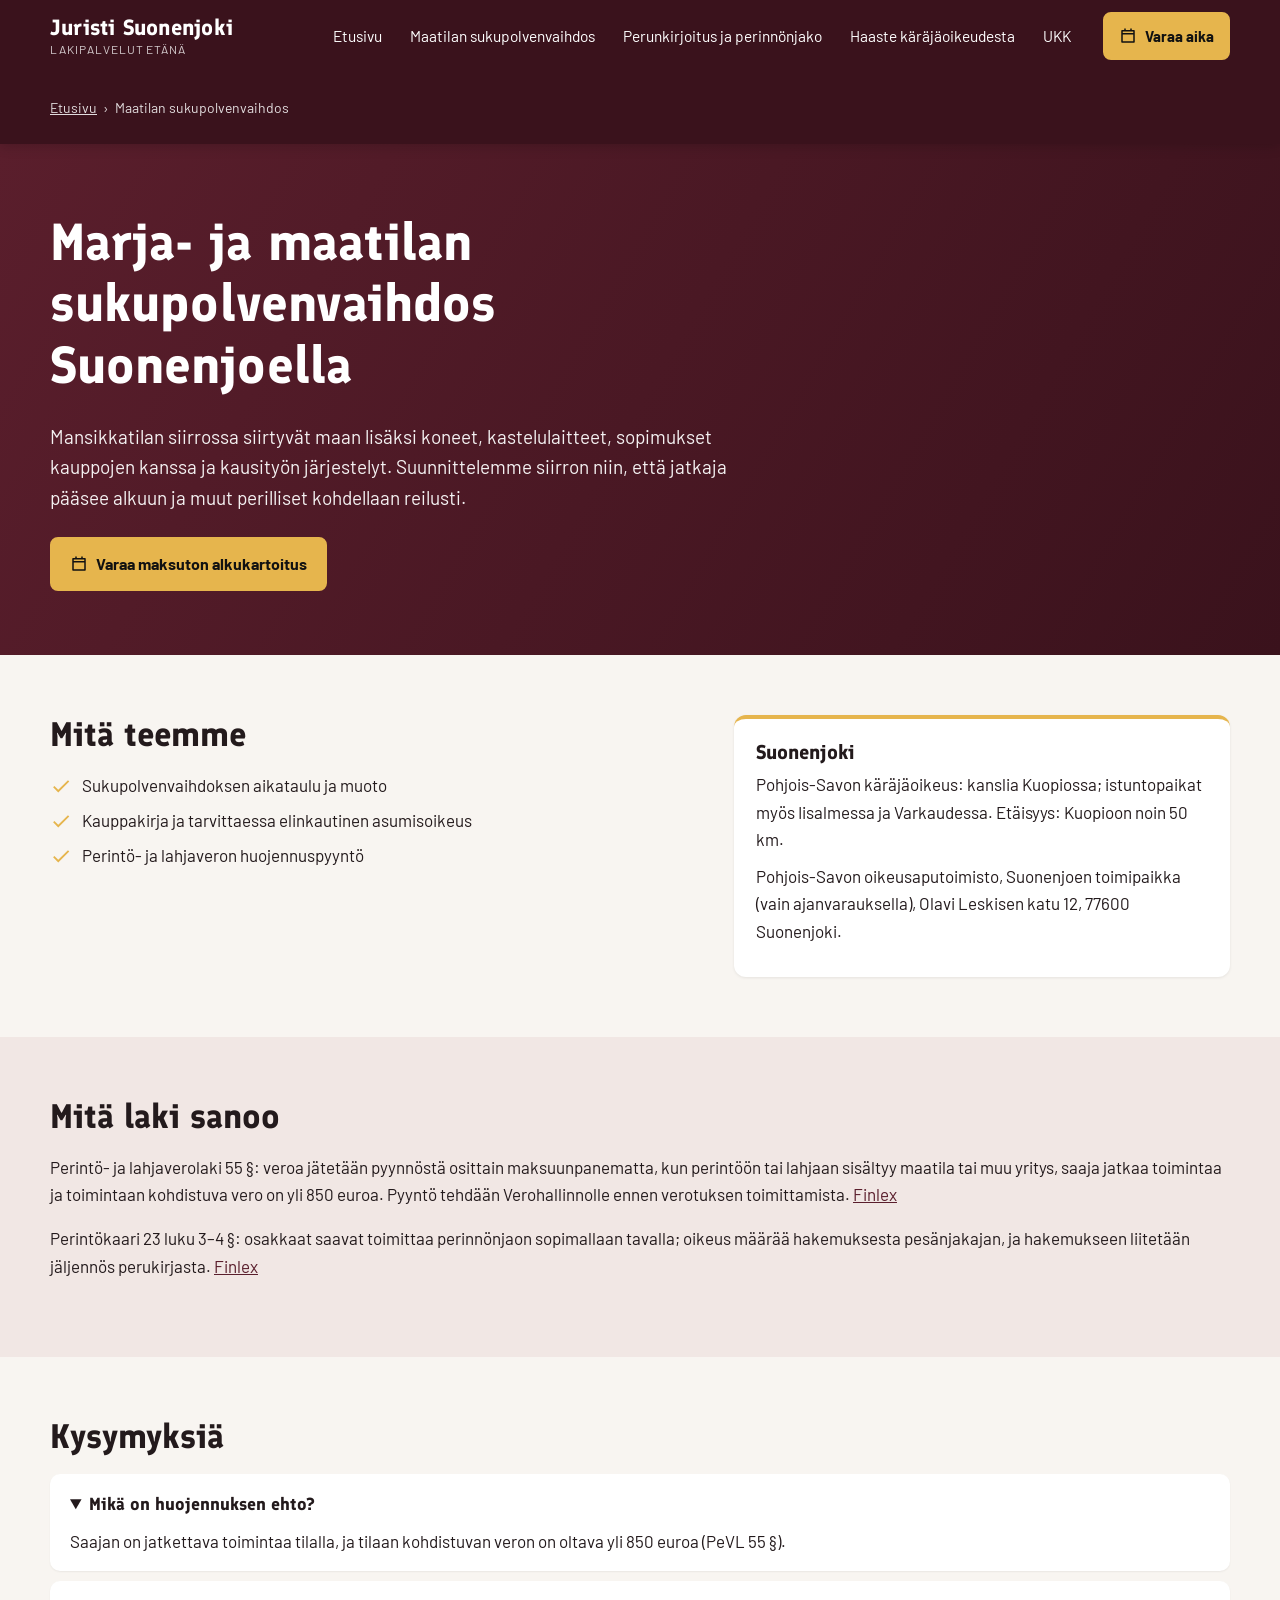
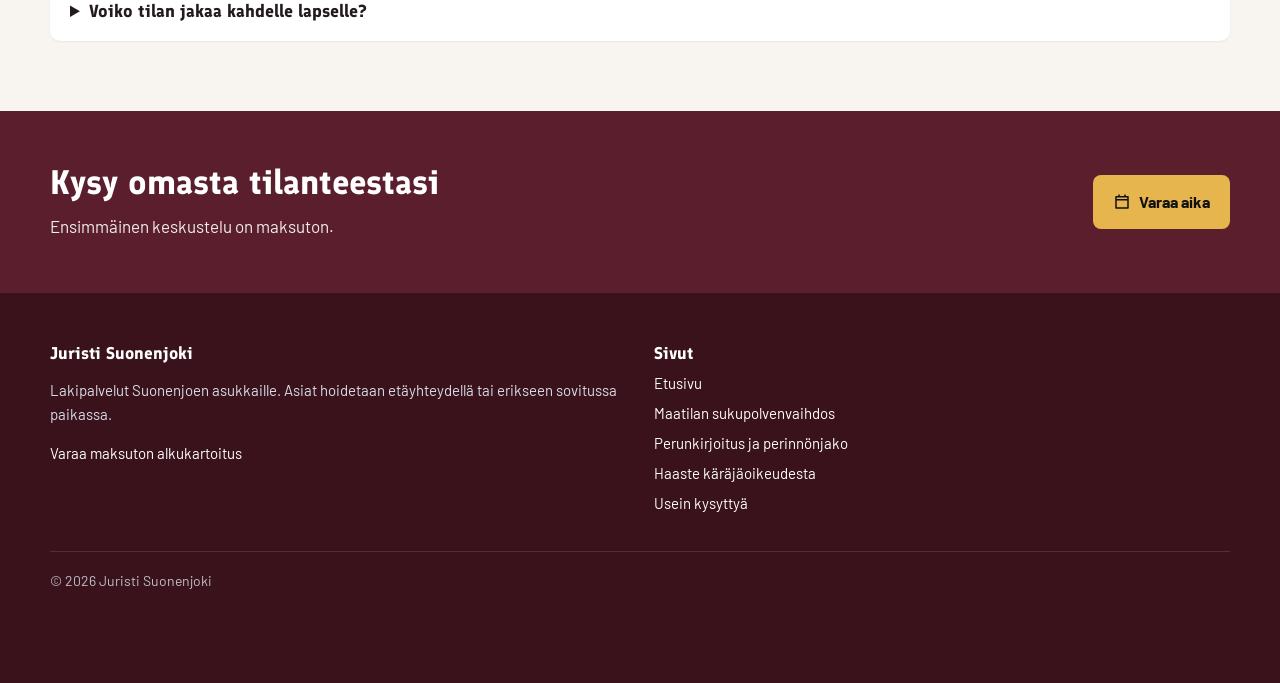
<file: sukupolvenvaihdos/index.html>
<!doctype html>
<html lang="fi">
<head>
<meta charset="utf-8">
<meta name="viewport" content="width=device-width,initial-scale=1">
<title>Marja- ja maatilan sukupolvenvaihdos Suonenjoella | Juristi Suonenjoki</title>
<meta name="description" content="Mansikkatilan siirrossa siirtyvät maan lisäksi koneet, kastelulaitteet, sopimukset kauppojen kanssa ja kausityön järjestelyt. Varaa maksuton alkukartoitus.">
<meta name="robots" content="index,follow">
<link rel="canonical" href="https://arttu475-cpu.github.io/juristi-suonenjoki/sukupolvenvaihdos/">
<meta property="og:type" content="website">
<meta property="og:locale" content="fi_FI">
<meta property="og:site_name" content="Juristi Suonenjoki">
<meta property="og:title" content="Marja- ja maatilan sukupolvenvaihdos Suonenjoella | Juristi Suonenjoki">
<meta property="og:description" content="Mansikkatilan siirrossa siirtyvät maan lisäksi koneet, kastelulaitteet, sopimukset kauppojen kanssa ja kausityön järjestelyt. Varaa maksuton alkukartoitus.">
<meta property="og:url" content="https://arttu475-cpu.github.io/juristi-suonenjoki/sukupolvenvaihdos/">
<meta name="theme-color" content="#3a121c">
<link rel="stylesheet" href="../_f/fontit.css">
<link rel="stylesheet" href="../_f/tyyli.css">
<script type="application/ld+json">{"@context":"https://schema.org","@graph":[{"@type":"WebSite","@id":"https://arttu475-cpu.github.io/juristi-suonenjoki/#website","url":"https://arttu475-cpu.github.io/juristi-suonenjoki/","name":"Juristi Suonenjoki","inLanguage":"fi"},{"@type":"LegalService","@id":"https://arttu475-cpu.github.io/juristi-suonenjoki/#palvelu","name":"Juristi Suonenjoki","url":"https://arttu475-cpu.github.io/juristi-suonenjoki/","description":"Juristi Suonenjoki: marja- ja maatilan sukupolvenvaihdos, perunkirjoitus ja haasteet. Etäpalvelu, ajanvaraus verkossa.","areaServed":{"@type":"City","name":"Suonenjoki","sameAs":"https://fi.wikipedia.org/wiki/Suonenjoki"},"knowsAbout":["Maatilan sukupolvenvaihdos","Perunkirjoitus ja perinnönjako","Haaste käräjäoikeudesta"],"potentialAction":{"@type":"ReserveAction","name":"Varaa maksuton alkukartoitus","target":"https://calendly.com/lakiasiantoimisto-helsinki/lakitoimiston-alkukartoitus"}},{"@type":"WebPage","@id":"https://arttu475-cpu.github.io/juristi-suonenjoki/sukupolvenvaihdos/#webpage","url":"https://arttu475-cpu.github.io/juristi-suonenjoki/sukupolvenvaihdos/","name":"Marja- ja maatilan sukupolvenvaihdos Suonenjoella | Juristi Suonenjoki","description":"Mansikkatilan siirrossa siirtyvät maan lisäksi koneet, kastelulaitteet, sopimukset kauppojen kanssa ja kausityön järjestelyt. Varaa maksuton alkukartoitus.","inLanguage":"fi","isPartOf":{"@id":"https://arttu475-cpu.github.io/juristi-suonenjoki/#website"},"about":{"@id":"https://arttu475-cpu.github.io/juristi-suonenjoki/#palvelu"},"dateModified":"2026-11-04"},{"@type":"FAQPage","@id":"https://arttu475-cpu.github.io/juristi-suonenjoki/sukupolvenvaihdos/#ukk","mainEntity":[{"@type":"Question","name":"Mikä on huojennuksen ehto?","acceptedAnswer":{"@type":"Answer","text":"Saajan on jatkettava toimintaa tilalla, ja tilaan kohdistuvan veron on oltava yli 850 euroa (PeVL 55 §)."}},{"@type":"Question","name":"Voiko tilan jakaa kahdelle lapselle?","acceptedAnswer":{"@type":"Answer","text":"Voi, mutta jakaminen vaikuttaa kannattavuuteen. Arvioimme vaihtoehdot ennen päätöstä."}}]},{"@type":"Service","name":"Marja- ja maatilan sukupolvenvaihdos Suonenjoella","serviceType":"Maatilan sukupolvenvaihdos","provider":{"@id":"https://arttu475-cpu.github.io/juristi-suonenjoki/#palvelu"},"areaServed":{"@type":"City","name":"Suonenjoki"}},{"@type":"BreadcrumbList","itemListElement":[{"@type":"ListItem","position":1,"name":"Etusivu","item":"https://arttu475-cpu.github.io/juristi-suonenjoki/"},{"@type":"ListItem","position":2,"name":"Maatilan sukupolvenvaihdos","item":"https://arttu475-cpu.github.io/juristi-suonenjoki/sukupolvenvaihdos/"}]}]}</script>
</head>
<body>
<header class="hd"><div class="w"><a class="brand" href="../"><b>Juristi Suonenjoki</b><small>Lakipalvelut etänä</small></a><input type="checkbox" id="mt" class="mt" aria-label="Avaa valikko"><label for="mt" class="mtl">Valikko</label>
<nav class="nav" aria-label="Päävalikko"><a href="../">Etusivu</a><a href="../sukupolvenvaihdos/">Maatilan sukupolvenvaihdos</a><a href="../perunkirjoitus/">Perunkirjoitus ja perinnönjako</a><a href="../haaste/">Haaste käräjäoikeudesta</a><a href="../ukk/">UKK</a></nav>
<a class="btn hbtn" href="https://calendly.com/lakiasiantoimisto-helsinki/lakitoimiston-alkukartoitus" target="_blank" rel="noopener"><svg viewBox="0 0 24 24" width="18" height="18" aria-hidden="true"><path fill="currentColor" d="M7 2h2v2h6V2h2v2h3a1 1 0 0 1 1 1v15a1 1 0 0 1-1 1H4a1 1 0 0 1-1-1V5a1 1 0 0 1 1-1h3zm12 8H5v9h14zM5 8h14V6H5z"/></svg>Varaa aika</a></div>
<div class="w"><nav class="crumb" aria-label="Murupolku"><ol><li><a href="../">Etusivu</a></li><li aria-current="page">Maatilan sukupolvenvaihdos</li></ol></nav></div></header>
<main>

<section class="hero"><div class="w"><div><h1>Marja- ja maatilan sukupolvenvaihdos Suonenjoella</h1><p class="l">Mansikkatilan siirrossa siirtyvät maan lisäksi koneet, kastelulaitteet, sopimukset kauppojen kanssa ja kausityön järjestelyt. Suunnittelemme siirron niin, että jatkaja pääsee alkuun ja muut perilliset kohdellaan reilusti.</p><div class="napit"><a class="btn" href="https://calendly.com/lakiasiantoimisto-helsinki/lakitoimiston-alkukartoitus" target="_blank" rel="noopener"><svg viewBox="0 0 24 24" width="18" height="18" aria-hidden="true"><path fill="currentColor" d="M7 2h2v2h6V2h2v2h3a1 1 0 0 1 1 1v15a1 1 0 0 1-1 1H4a1 1 0 0 1-1-1V5a1 1 0 0 1 1-1h3zm12 8H5v9h14zM5 8h14V6H5z"/></svg>Varaa maksuton alkukartoitus</a></div></div></div></section>
<section class="sec"><div class="w two"><div><h2>Mitä teemme</h2><ul class="list"><li><svg viewBox="0 0 24 24" width="22" height="22" aria-hidden="true"><path fill="currentColor" d="M9 16.2 4.8 12l-1.4 1.4L9 19 21 7l-1.4-1.4z"/></svg><span>Sukupolvenvaihdoksen aikataulu ja muoto</span></li><li><svg viewBox="0 0 24 24" width="22" height="22" aria-hidden="true"><path fill="currentColor" d="M9 16.2 4.8 12l-1.4 1.4L9 19 21 7l-1.4-1.4z"/></svg><span>Kauppakirja ja tarvittaessa elinkautinen asumisoikeus</span></li><li><svg viewBox="0 0 24 24" width="22" height="22" aria-hidden="true"><path fill="currentColor" d="M9 16.2 4.8 12l-1.4 1.4L9 19 21 7l-1.4-1.4z"/></svg><span>Perintö- ja lahjaveron huojennuspyyntö</span></li></ul></div><div class="card"><h3>Suonenjoki</h3><p>Pohjois-Savon käräjäoikeus: kanslia Kuopiossa; istuntopaikat myös Iisalmessa ja Varkaudessa. Etäisyys: Kuopioon noin 50 km.</p><p>Pohjois-Savon oikeusaputoimisto, Suonenjoen toimipaikka (vain ajanvarauksella), Olavi Leskisen katu 12, 77600 Suonenjoki.</p></div></div></section>
<section class="sec alt"><div class="w"><h2>Mitä laki sanoo</h2><p>Perintö- ja lahjaverolaki 55 §: veroa jätetään pyynnöstä osittain maksuunpanematta, kun perintöön tai lahjaan sisältyy maatila tai muu yritys, saaja jatkaa toimintaa ja toimintaan kohdistuva vero on yli 850 euroa. Pyyntö tehdään Verohallinnolle ennen verotuksen toimittamista. <a href="https://www.finlex.fi/fi/lainsaadanto/1940/378" rel="noopener">Finlex</a></p><p>Perintökaari 23 luku 3–4 §: osakkaat saavat toimittaa perinnönjaon sopimallaan tavalla; oikeus määrää hakemuksesta pesänjakajan, ja hakemukseen liitetään jäljennös perukirjasta. <a href="https://www.finlex.fi/fi/lainsaadanto/1965/40" rel="noopener">Finlex</a></p></div></section>
<section class="sec"><div class="w"><div class="ukk"><h2>Kysymyksiä</h2><details open><summary>Mikä on huojennuksen ehto?</summary><p>Saajan on jatkettava toimintaa tilalla, ja tilaan kohdistuvan veron on oltava yli 850 euroa (PeVL 55 §).</p></details>
<details><summary>Voiko tilan jakaa kahdelle lapselle?</summary><p>Voi, mutta jakaminen vaikuttaa kannattavuuteen. Arvioimme vaihtoehdot ennen päätöstä.</p></details></div></div></section>
<section class="cta"><div class="w"><div><h2>Kysy omasta tilanteestasi</h2><p>Ensimmäinen keskustelu on maksuton.</p></div><div class="napit"><a class="btn" href="https://calendly.com/lakiasiantoimisto-helsinki/lakitoimiston-alkukartoitus" target="_blank" rel="noopener"><svg viewBox="0 0 24 24" width="18" height="18" aria-hidden="true"><path fill="currentColor" d="M7 2h2v2h6V2h2v2h3a1 1 0 0 1 1 1v15a1 1 0 0 1-1 1H4a1 1 0 0 1-1-1V5a1 1 0 0 1 1-1h3zm12 8H5v9h14zM5 8h14V6H5z"/></svg>Varaa aika</a></div></div></section>
</main>
<footer class="ft"><div class="w"><div class="cols">
<div><h3>Juristi Suonenjoki</h3><p>Lakipalvelut Suonenjoen asukkaille. Asiat hoidetaan etäyhteydellä tai erikseen sovitussa paikassa.</p><p><a href="https://calendly.com/lakiasiantoimisto-helsinki/lakitoimiston-alkukartoitus" target="_blank" rel="noopener">Varaa maksuton alkukartoitus</a></p></div>
<div><h3>Sivut</h3><ul><li><a href="../">Etusivu</a></li><li><a href="../sukupolvenvaihdos/">Maatilan sukupolvenvaihdos</a></li><li><a href="../perunkirjoitus/">Perunkirjoitus ja perinnönjako</a></li><li><a href="../haaste/">Haaste käräjäoikeudesta</a></li><li><a href="../ukk/">Usein kysyttyä</a></li></ul></div>
</div><div class="pohja">© 2026 Juristi Suonenjoki</div></div></footer>
<div class="palkki"><a class="btn o" style="color:#fff" href="https://calendly.com/lakiasiantoimisto-helsinki/lakitoimiston-alkukartoitus" target="_blank" rel="noopener"><svg viewBox="0 0 24 24" width="18" height="18" aria-hidden="true"><path fill="currentColor" d="M7 2h2v2h6V2h2v2h3a1 1 0 0 1 1 1v15a1 1 0 0 1-1 1H4a1 1 0 0 1-1-1V5a1 1 0 0 1 1-1h3zm12 8H5v9h14zM5 8h14V6H5z"/></svg>Varaa maksuton alkukartoitus</a></div>
</body>
</html>
</file>
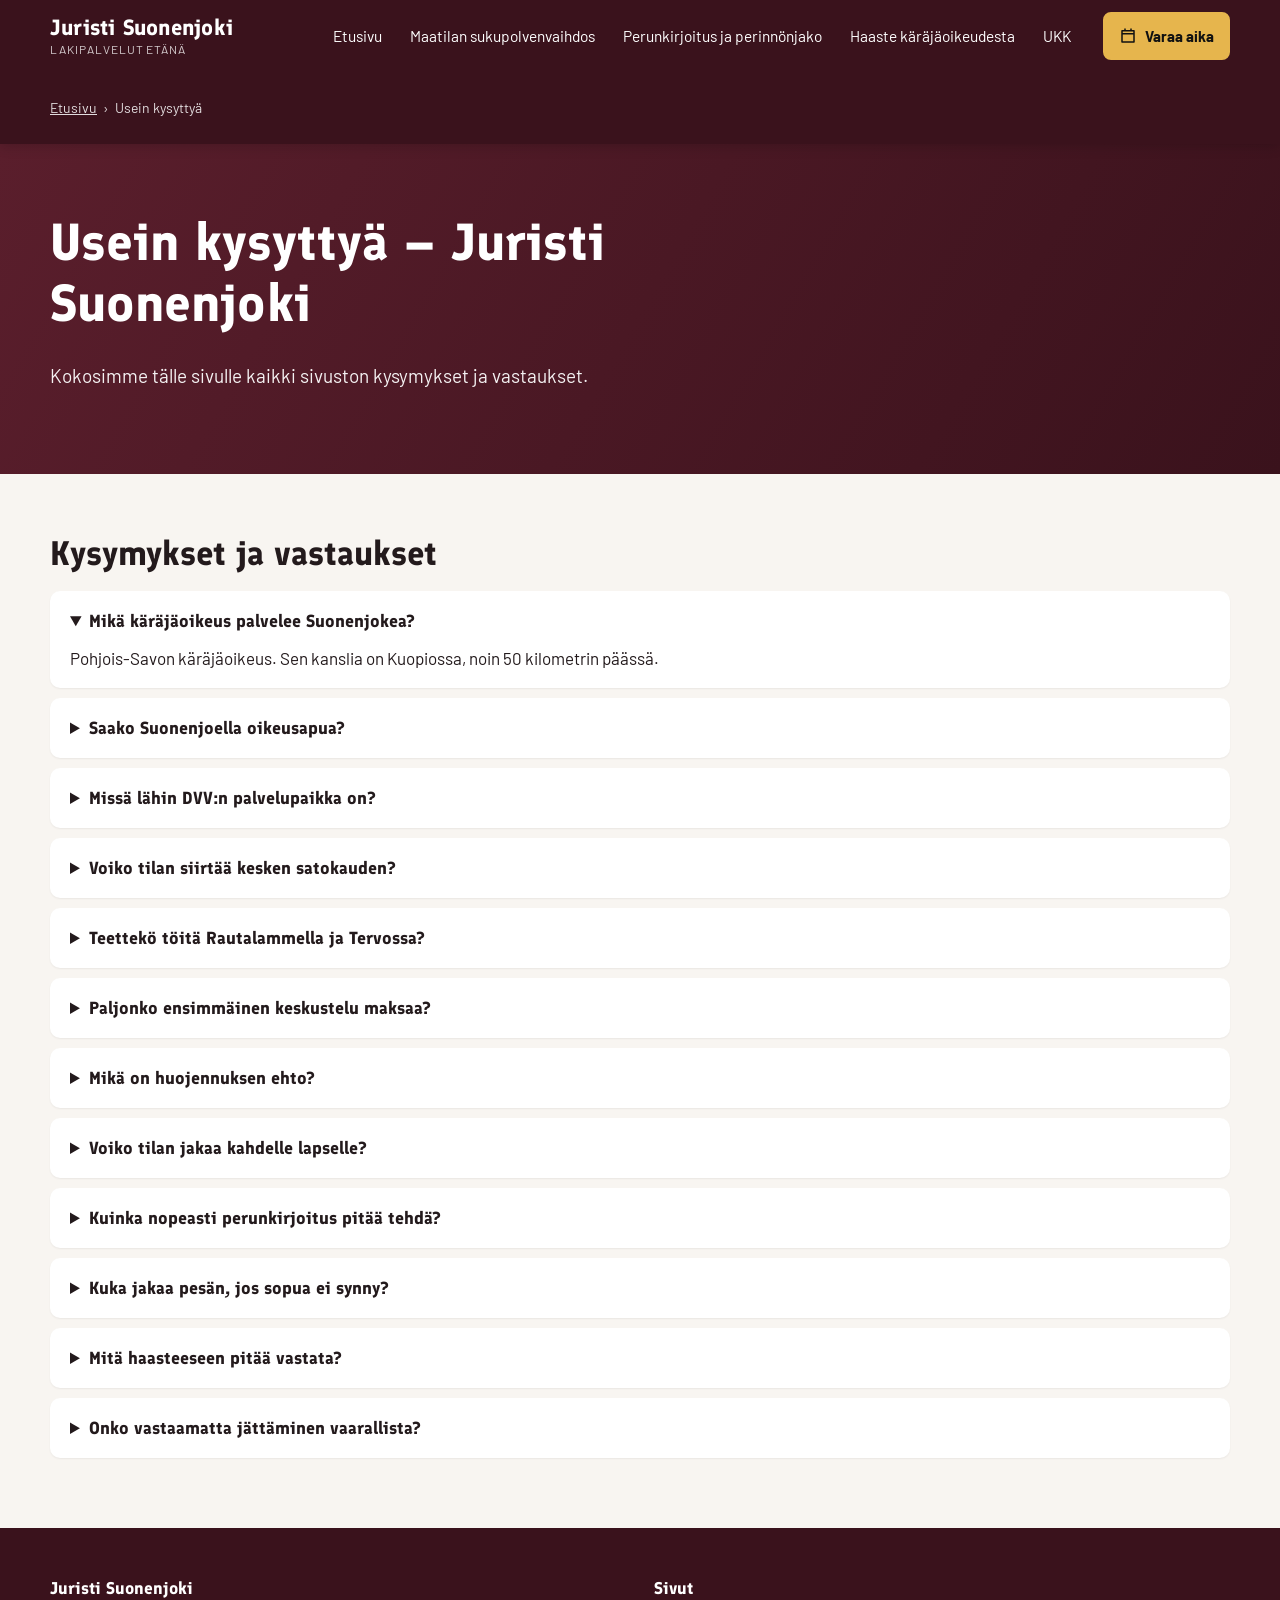
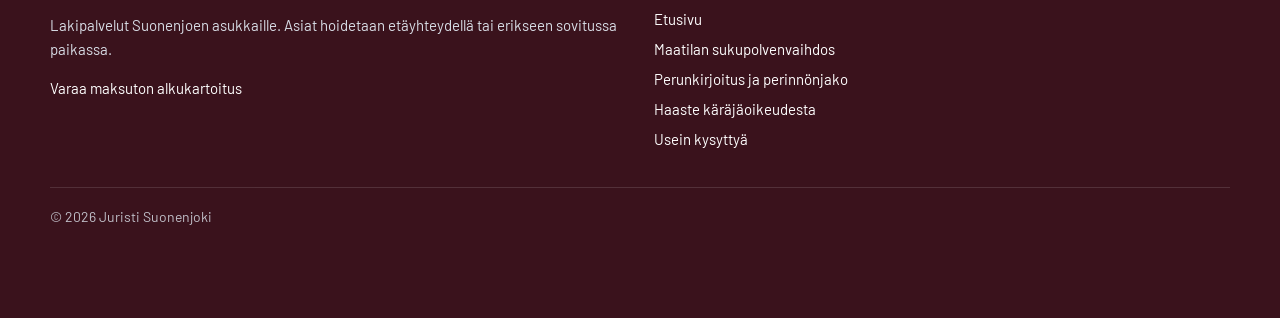
<file: ukk/index.html>
<!doctype html>
<html lang="fi">
<head>
<meta charset="utf-8">
<meta name="viewport" content="width=device-width,initial-scale=1">
<title>Usein kysyttyä | Juristi Suonenjoki</title>
<meta name="description" content="Vastauksia Suonenjoen asukkaiden kysymyksiin perinnöstä, riidoista ja viranomaisista.">
<meta name="robots" content="index,follow">
<link rel="canonical" href="https://arttu475-cpu.github.io/juristi-suonenjoki/ukk/">
<meta property="og:type" content="website">
<meta property="og:locale" content="fi_FI">
<meta property="og:site_name" content="Juristi Suonenjoki">
<meta property="og:title" content="Usein kysyttyä | Juristi Suonenjoki">
<meta property="og:description" content="Vastauksia Suonenjoen asukkaiden kysymyksiin perinnöstä, riidoista ja viranomaisista.">
<meta property="og:url" content="https://arttu475-cpu.github.io/juristi-suonenjoki/ukk/">
<meta name="theme-color" content="#3a121c">
<link rel="stylesheet" href="../_f/fontit.css">
<link rel="stylesheet" href="../_f/tyyli.css">
<script type="application/ld+json">{"@context":"https://schema.org","@graph":[{"@type":"WebSite","@id":"https://arttu475-cpu.github.io/juristi-suonenjoki/#website","url":"https://arttu475-cpu.github.io/juristi-suonenjoki/","name":"Juristi Suonenjoki","inLanguage":"fi"},{"@type":"LegalService","@id":"https://arttu475-cpu.github.io/juristi-suonenjoki/#palvelu","name":"Juristi Suonenjoki","url":"https://arttu475-cpu.github.io/juristi-suonenjoki/","description":"Juristi Suonenjoki: marja- ja maatilan sukupolvenvaihdos, perunkirjoitus ja haasteet. Etäpalvelu, ajanvaraus verkossa.","areaServed":{"@type":"City","name":"Suonenjoki","sameAs":"https://fi.wikipedia.org/wiki/Suonenjoki"},"knowsAbout":["Maatilan sukupolvenvaihdos","Perunkirjoitus ja perinnönjako","Haaste käräjäoikeudesta"],"potentialAction":{"@type":"ReserveAction","name":"Varaa maksuton alkukartoitus","target":"https://calendly.com/lakiasiantoimisto-helsinki/lakitoimiston-alkukartoitus"}},{"@type":"WebPage","@id":"https://arttu475-cpu.github.io/juristi-suonenjoki/ukk/#webpage","url":"https://arttu475-cpu.github.io/juristi-suonenjoki/ukk/","name":"Usein kysyttyä | Juristi Suonenjoki","description":"Vastauksia Suonenjoen asukkaiden kysymyksiin perinnöstä, riidoista ja viranomaisista.","inLanguage":"fi","isPartOf":{"@id":"https://arttu475-cpu.github.io/juristi-suonenjoki/#website"},"about":{"@id":"https://arttu475-cpu.github.io/juristi-suonenjoki/#palvelu"},"dateModified":"2026-11-04"},{"@type":"FAQPage","@id":"https://arttu475-cpu.github.io/juristi-suonenjoki/ukk/#ukk","mainEntity":[{"@type":"Question","name":"Mikä käräjäoikeus palvelee Suonenjokea?","acceptedAnswer":{"@type":"Answer","text":"Pohjois-Savon käräjäoikeus. Sen kanslia on Kuopiossa, noin 50 kilometrin päässä."}},{"@type":"Question","name":"Saako Suonenjoella oikeusapua?","acceptedAnswer":{"@type":"Answer","text":"Pohjois-Savon oikeusaputoimistolla on Suonenjoen toimipaikka Olavi Leskisen kadulla, vain ajanvarauksella."}},{"@type":"Question","name":"Missä lähin DVV:n palvelupaikka on?","acceptedAnswer":{"@type":"Answer","text":"Kuopiossa. DVV:n mukaan palvelupaikan voi valita alueesta riippumatta."}},{"@type":"Question","name":"Voiko tilan siirtää kesken satokauden?","acceptedAnswer":{"@type":"Answer","text":"Voi, mutta ajankohta kannattaa miettiä tukien ja sopimusten takia. Käymme sen läpi etukäteen."}},{"@type":"Question","name":"Teettekö töitä Rautalammella ja Tervossa?","acceptedAnswer":{"@type":"Answer","text":"Teemme. Palvelu on etäpalvelua."}},{"@type":"Question","name":"Paljonko ensimmäinen keskustelu maksaa?","acceptedAnswer":{"@type":"Answer","text":"Se on maksuton ja ei sido mihinkään."}},{"@type":"Question","name":"Mikä on huojennuksen ehto?","acceptedAnswer":{"@type":"Answer","text":"Saajan on jatkettava toimintaa tilalla, ja tilaan kohdistuvan veron on oltava yli 850 euroa (PeVL 55 §)."}},{"@type":"Question","name":"Voiko tilan jakaa kahdelle lapselle?","acceptedAnswer":{"@type":"Answer","text":"Voi, mutta jakaminen vaikuttaa kannattavuuteen. Arvioimme vaihtoehdot ennen päätöstä."}},{"@type":"Question","name":"Kuinka nopeasti perunkirjoitus pitää tehdä?","acceptedAnswer":{"@type":"Answer","text":"Kolmessa kuukaudessa kuolemasta (PK 20:1)."}},{"@type":"Question","name":"Kuka jakaa pesän, jos sopua ei synny?","acceptedAnswer":{"@type":"Answer","text":"Käräjäoikeuden määräämä pesänjakaja (PK 23:4)."}},{"@type":"Question","name":"Mitä haasteeseen pitää vastata?","acceptedAnswer":{"@type":"Answer","text":"Myönnätkö vai vastustatko kannetta ja millä perusteilla (OK 5:10)."}},{"@type":"Question","name":"Onko vastaamatta jättäminen vaarallista?","acceptedAnswer":{"@type":"Answer","text":"On. Kanne voidaan hyväksyä yksipuolisella tuomiolla (OK 5:13)."}}]},{"@type":"BreadcrumbList","itemListElement":[{"@type":"ListItem","position":1,"name":"Etusivu","item":"https://arttu475-cpu.github.io/juristi-suonenjoki/"},{"@type":"ListItem","position":2,"name":"Usein kysyttyä","item":"https://arttu475-cpu.github.io/juristi-suonenjoki/ukk/"}]}]}</script>
</head>
<body>
<header class="hd"><div class="w"><a class="brand" href="../"><b>Juristi Suonenjoki</b><small>Lakipalvelut etänä</small></a><input type="checkbox" id="mt" class="mt" aria-label="Avaa valikko"><label for="mt" class="mtl">Valikko</label>
<nav class="nav" aria-label="Päävalikko"><a href="../">Etusivu</a><a href="../sukupolvenvaihdos/">Maatilan sukupolvenvaihdos</a><a href="../perunkirjoitus/">Perunkirjoitus ja perinnönjako</a><a href="../haaste/">Haaste käräjäoikeudesta</a><a href="../ukk/">UKK</a></nav>
<a class="btn hbtn" href="https://calendly.com/lakiasiantoimisto-helsinki/lakitoimiston-alkukartoitus" target="_blank" rel="noopener"><svg viewBox="0 0 24 24" width="18" height="18" aria-hidden="true"><path fill="currentColor" d="M7 2h2v2h6V2h2v2h3a1 1 0 0 1 1 1v15a1 1 0 0 1-1 1H4a1 1 0 0 1-1-1V5a1 1 0 0 1 1-1h3zm12 8H5v9h14zM5 8h14V6H5z"/></svg>Varaa aika</a></div>
<div class="w"><nav class="crumb" aria-label="Murupolku"><ol><li><a href="../">Etusivu</a></li><li aria-current="page">Usein kysyttyä</li></ol></nav></div></header>
<main>

<section class="hero"><div class="w"><div><h1>Usein kysyttyä – Juristi Suonenjoki</h1><p class="l">Kokosimme tälle sivulle kaikki sivuston kysymykset ja vastaukset.</p></div></div></section>
<section class="sec"><div class="w"><div class="ukk"><h2>Kysymykset ja vastaukset</h2><details open><summary>Mikä käräjäoikeus palvelee Suonenjokea?</summary><p>Pohjois-Savon käräjäoikeus. Sen kanslia on Kuopiossa, noin 50 kilometrin päässä.</p></details>
<details><summary>Saako Suonenjoella oikeusapua?</summary><p>Pohjois-Savon oikeusaputoimistolla on Suonenjoen toimipaikka Olavi Leskisen kadulla, vain ajanvarauksella.</p></details>
<details><summary>Missä lähin DVV:n palvelupaikka on?</summary><p>Kuopiossa. DVV:n mukaan palvelupaikan voi valita alueesta riippumatta.</p></details>
<details><summary>Voiko tilan siirtää kesken satokauden?</summary><p>Voi, mutta ajankohta kannattaa miettiä tukien ja sopimusten takia. Käymme sen läpi etukäteen.</p></details>
<details><summary>Teettekö töitä Rautalammella ja Tervossa?</summary><p>Teemme. Palvelu on etäpalvelua.</p></details>
<details><summary>Paljonko ensimmäinen keskustelu maksaa?</summary><p>Se on maksuton ja ei sido mihinkään.</p></details>
<details><summary>Mikä on huojennuksen ehto?</summary><p>Saajan on jatkettava toimintaa tilalla, ja tilaan kohdistuvan veron on oltava yli 850 euroa (PeVL 55 §).</p></details>
<details><summary>Voiko tilan jakaa kahdelle lapselle?</summary><p>Voi, mutta jakaminen vaikuttaa kannattavuuteen. Arvioimme vaihtoehdot ennen päätöstä.</p></details>
<details><summary>Kuinka nopeasti perunkirjoitus pitää tehdä?</summary><p>Kolmessa kuukaudessa kuolemasta (PK 20:1).</p></details>
<details><summary>Kuka jakaa pesän, jos sopua ei synny?</summary><p>Käräjäoikeuden määräämä pesänjakaja (PK 23:4).</p></details>
<details><summary>Mitä haasteeseen pitää vastata?</summary><p>Myönnätkö vai vastustatko kannetta ja millä perusteilla (OK 5:10).</p></details>
<details><summary>Onko vastaamatta jättäminen vaarallista?</summary><p>On. Kanne voidaan hyväksyä yksipuolisella tuomiolla (OK 5:13).</p></details></div></div></section>
</main>
<footer class="ft"><div class="w"><div class="cols">
<div><h3>Juristi Suonenjoki</h3><p>Lakipalvelut Suonenjoen asukkaille. Asiat hoidetaan etäyhteydellä tai erikseen sovitussa paikassa.</p><p><a href="https://calendly.com/lakiasiantoimisto-helsinki/lakitoimiston-alkukartoitus" target="_blank" rel="noopener">Varaa maksuton alkukartoitus</a></p></div>
<div><h3>Sivut</h3><ul><li><a href="../">Etusivu</a></li><li><a href="../sukupolvenvaihdos/">Maatilan sukupolvenvaihdos</a></li><li><a href="../perunkirjoitus/">Perunkirjoitus ja perinnönjako</a></li><li><a href="../haaste/">Haaste käräjäoikeudesta</a></li><li><a href="../ukk/">Usein kysyttyä</a></li></ul></div>
</div><div class="pohja">© 2026 Juristi Suonenjoki</div></div></footer>
<div class="palkki"><a class="btn o" style="color:#fff" href="https://calendly.com/lakiasiantoimisto-helsinki/lakitoimiston-alkukartoitus" target="_blank" rel="noopener"><svg viewBox="0 0 24 24" width="18" height="18" aria-hidden="true"><path fill="currentColor" d="M7 2h2v2h6V2h2v2h3a1 1 0 0 1 1 1v15a1 1 0 0 1-1 1H4a1 1 0 0 1-1-1V5a1 1 0 0 1 1-1h3zm12 8H5v9h14zM5 8h14V6H5z"/></svg>Varaa maksuton alkukartoitus</a></div>
</body>
</html>
</file>
<file: _f/fontit.css>
@font-face {
  font-family: 'Barlow';
  font-style: normal;
  font-weight: 300;
  font-display: swap;
  src: url('Barlow-300-normal.woff2') format('woff2');
  unicode-range: U+0000-00FF, U+0131, U+0152-0153, U+02BB-02BC, U+02C6, U+02DA, U+02DC, U+0304, U+0308, U+0329, U+2000-206F, U+20AC, U+2122, U+2191, U+2193, U+2212, U+2215, U+FEFF, U+FFFD;
}
@font-face {
  font-family: 'Barlow';
  font-style: normal;
  font-weight: 400;
  font-display: swap;
  src: url('Barlow-400-normal.woff2') format('woff2');
  unicode-range: U+0000-00FF, U+0131, U+0152-0153, U+02BB-02BC, U+02C6, U+02DA, U+02DC, U+0304, U+0308, U+0329, U+2000-206F, U+20AC, U+2122, U+2191, U+2193, U+2212, U+2215, U+FEFF, U+FFFD;
}
@font-face {
  font-family: 'Barlow';
  font-style: normal;
  font-weight: 500;
  font-display: swap;
  src: url('Barlow-500-normal.woff2') format('woff2');
  unicode-range: U+0000-00FF, U+0131, U+0152-0153, U+02BB-02BC, U+02C6, U+02DA, U+02DC, U+0304, U+0308, U+0329, U+2000-206F, U+20AC, U+2122, U+2191, U+2193, U+2212, U+2215, U+FEFF, U+FFFD;
}
@font-face {
  font-family: 'Barlow';
  font-style: normal;
  font-weight: 700;
  font-display: swap;
  src: url('Barlow-700-normal.woff2') format('woff2');
  unicode-range: U+0000-00FF, U+0131, U+0152-0153, U+02BB-02BC, U+02C6, U+02DA, U+02DC, U+0304, U+0308, U+0329, U+2000-206F, U+20AC, U+2122, U+2191, U+2193, U+2212, U+2215, U+FEFF, U+FFFD;
}
@font-face {
  font-family: 'Finlandica';
  font-style: italic;
  font-weight: 700;
  font-display: swap;
  src: url('Finlandica-700-italic.woff2') format('woff2');
  unicode-range: U+0000-00FF, U+0131, U+0152-0153, U+02BB-02BC, U+02C6, U+02DA, U+02DC, U+0304, U+0308, U+0329, U+2000-206F, U+20AC, U+2122, U+2191, U+2193, U+2212, U+2215, U+FEFF, U+FFFD;
}
@font-face {
  font-family: 'Finlandica';
  font-style: normal;
  font-weight: 400;
  font-display: swap;
  src: url('Finlandica-400-normal.woff2') format('woff2');
  unicode-range: U+0000-00FF, U+0131, U+0152-0153, U+02BB-02BC, U+02C6, U+02DA, U+02DC, U+0304, U+0308, U+0329, U+2000-206F, U+20AC, U+2122, U+2191, U+2193, U+2212, U+2215, U+FEFF, U+FFFD;
}
@font-face {
  font-family: 'Finlandica';
  font-style: normal;
  font-weight: 500;
  font-display: swap;
  src: url('Finlandica-500-normal.woff2') format('woff2');
  unicode-range: U+0000-00FF, U+0131, U+0152-0153, U+02BB-02BC, U+02C6, U+02DA, U+02DC, U+0304, U+0308, U+0329, U+2000-206F, U+20AC, U+2122, U+2191, U+2193, U+2212, U+2215, U+FEFF, U+FFFD;
}
@font-face {
  font-family: 'Finlandica';
  font-style: normal;
  font-weight: 700;
  font-display: swap;
  src: url('Finlandica-700-normal.woff2') format('woff2');
  unicode-range: U+0000-00FF, U+0131, U+0152-0153, U+02BB-02BC, U+02C6, U+02DA, U+02DC, U+0304, U+0308, U+0329, U+2000-206F, U+20AC, U+2122, U+2191, U+2193, U+2212, U+2215, U+FEFF, U+FFFD;
}
</file>
<file: _f/tyyli.css>
:root{--p:#5a1e2c;--p2:#3a121c;--a:#e6b54d;--bg:#f8f5f1;--ink:#231a1c;--soft:#f1e7e4;--fh:'Finlandica', system-ui, sans-serif;--fb:'Barlow', system-ui, sans-serif}
*{box-sizing:border-box}html{scroll-padding-top:90px}body{margin:0;background:var(--bg);color:var(--ink);font-family:var(--fb);font-size:17px;line-height:1.6;-webkit-text-size-adjust:100%}
a{color:var(--p)}img,svg{max-width:100%}h1,h2,h3{font-family:var(--fh);line-height:1.18;margin:0 0 .5em;overflow-wrap:break-word;hyphens:auto}
h1{font-size:clamp(30px,4.4vw,52px)}h2{font-size:clamp(24px,2.8vw,34px)}h3{font-size:20px}
.w{width:min(1180px,calc(100% - 40px));margin:0 auto}
.hd{position:sticky;top:0;z-index:50;background:var(--p2);color:#fff;box-shadow:0 2px 12px rgba(0,0,0,.18)}
.hd .w{display:flex;align-items:center;gap:20px;min-height:72px}
.brand{color:#fff;text-decoration:none;display:flex;flex-direction:column;line-height:1.1;min-width:0}
.brand b{font-family:var(--fh);font-size:22px;letter-spacing:.01em}.brand small{font-size:12px;letter-spacing:.08em;text-transform:uppercase;opacity:.78;margin-top:3px}
.nav{margin-left:auto;display:flex;align-items:center;gap:4px}
.nav>a,.dd>span{color:#fff;text-decoration:none;padding:10px 12px;border-radius:6px;font-size:15.5px;cursor:pointer;display:block}
.nav>a:hover,.dd:hover>span{background:rgba(255,255,255,.1)}
.dd{position:relative}.dd .m{display:none;position:absolute;top:100%;left:0;background:#fff;min-width:250px;border-radius:8px;box-shadow:0 12px 30px rgba(0,0,0,.2);padding:8px}
.dd:hover .m,.dd:focus-within .m{display:block}.dd .m a{display:block;color:var(--ink);text-decoration:none;padding:8px 12px;border-radius:6px;font-size:15px}.dd .m a:hover{background:var(--soft)}
.btn{display:inline-flex;align-items:center;gap:8px;background:var(--a);color:#111;font-weight:700;text-decoration:none;padding:12px 18px;border-radius:8px;border:2px solid var(--a);font-size:16px;white-space:nowrap}
.btn.o{background:transparent;color:inherit;border-color:currentColor}.btn:hover{filter:brightness(1.06)}
.hd .btn{padding:10px 14px;font-size:15px}
.mt{display:none}.mtl{display:none}
.hero{background:linear-gradient(120deg,var(--p) 0%,var(--p2) 100%);color:#fff;padding:68px 0 64px}
.hero .w{display:grid;grid-template-columns:1.35fr .9fr;gap:40px;align-items:center}
.hero p.l{font-size:19px;max-width:680px;opacity:.94}.hero .napit{display:flex;gap:12px;flex-wrap:wrap;margin-top:24px}
.hero .kortti{background:rgba(255,255,255,.08);border:1px solid rgba(255,255,255,.18);border-radius:14px;padding:24px}
.hero .kortti li{margin:6px 0}.hero .kortti ul{padding-left:20px;margin:8px 0 0}

.crumb{font-size:14px;padding:14px 0;color:#fff;opacity:.85}.crumb a{color:#fff}
.sec{padding:60px 0}.sec.alt{background:var(--soft)}.sec .lead{max-width:780px;font-size:18px}
.grid{display:grid;grid-template-columns:repeat(auto-fill,minmax(300px,1fr));gap:20px;margin-top:24px}
.card{background:#fff;border-radius:12px;padding:22px;box-shadow:0 1px 3px rgba(0,0,0,.08);border-top:4px solid var(--a)}
.card h3{margin-bottom:.35em}.card p{margin:0 0 .6em}.card a.more{font-weight:700;text-decoration:none}
.steps{counter-reset:s;display:grid;grid-template-columns:repeat(auto-fit,minmax(220px,1fr));gap:20px;margin-top:20px}
.steps div{background:#fff;border-radius:12px;padding:20px 20px 20px 64px;position:relative}
.steps div:before{counter-increment:s;content:counter(s);position:absolute;left:18px;top:18px;width:32px;height:32px;border-radius:50%;background:var(--p);color:#fff;display:grid;place-items:center;font-weight:700}
.two{display:grid;grid-template-columns:1.3fr 1fr;gap:40px;align-items:start}
.list{padding-left:0;list-style:none}.list li{display:flex;gap:10px;margin:8px 0}.list li svg{color:var(--a);flex:none;margin-top:3px}
.esim{background:#fff;border-left:5px solid var(--a);padding:18px 22px;border-radius:8px;margin:16px 0}
.ukk details{background:#fff;border-radius:10px;padding:16px 20px;margin:10px 0;box-shadow:0 1px 2px rgba(0,0,0,.06)}
.ukk summary{cursor:pointer;font-weight:700;font-size:17.5px;font-family:var(--fh)}.ukk details p{margin:10px 0 0}
.cta{background:var(--p);color:#fff;padding:52px 0}.cta .w{display:flex;justify-content:space-between;align-items:center;gap:24px;flex-wrap:wrap}.cta h2{margin:0 0 .3em}.cta p{margin:0;max-width:640px;opacity:.92}.cta .napit{display:flex;gap:12px;flex-wrap:wrap}
.tags{display:flex;flex-wrap:wrap;gap:10px;margin-top:16px}.tags a{background:#fff;border:1px solid rgba(0,0,0,.1);padding:8px 14px;border-radius:30px;text-decoration:none;font-size:15px}
.ft{background:var(--p2);color:#d8dde6;padding:50px 0 90px;font-size:15px}.ft a{color:#fff;text-decoration:none}.ft a:hover{text-decoration:underline}
.ft .cols{display:grid;grid-template-columns:repeat(auto-fit,minmax(200px,1fr));gap:28px}.ft h3{color:#fff;font-size:17px}.ft ul{list-style:none;padding:0;margin:0}.ft li{margin:6px 0}
.ft .pohja{border-top:1px solid rgba(255,255,255,.15);margin-top:30px;padding-top:18px;font-size:14px;opacity:.85}
.palkki{display:none}
@media(max-width:1060px){.nav{display:none;position:absolute;top:100%;left:0;right:0;background:var(--p2);flex-direction:column;align-items:stretch;padding:10px 20px 20px;gap:0;max-height:calc(100vh - 72px);overflow:auto}
.mt:checked~.nav{display:flex}.mtl{display:block;margin-left:auto;color:#fff;font-size:15px;border:1px solid rgba(255,255,255,.4);border-radius:6px;padding:8px 12px;cursor:pointer}
.dd .m{display:block;position:static;box-shadow:none;background:transparent;padding:0 0 0 12px;min-width:0}.dd .m a{color:#d8dde6}.dd .m a:hover{background:rgba(255,255,255,.08)}
.hd .hbtn{display:none}.hero .w,.two{grid-template-columns:1fr}
.palkki{display:flex;position:fixed;left:0;right:0;bottom:0;z-index:60;gap:8px;padding:10px;background:var(--p2);box-shadow:0 -2px 10px rgba(0,0,0,.2)}.palkki a{flex:1;justify-content:center}}
@media(max-width:600px){body{font-size:16px}.brand b{font-size:18px}.brand small{font-size:10.5px}.sec{padding:44px 0}.hero{padding:44px 0}.hero p.l{font-size:17px}.btn{white-space:normal}.w{width:calc(100% - 32px)}}

.fakta{display:grid;grid-template-columns:repeat(auto-fill,minmax(320px,1fr));gap:16px;margin-top:22px}.fakta div{background:#fff;border-radius:10px;padding:16px 18px;box-shadow:0 1px 3px rgba(0,0,0,.08)}.fakta b{display:block;font-family:var(--fh);margin-bottom:4px}.lahteet{font-size:14px;opacity:.85}.lahteet a{word-break:break-all}.crumb ol{list-style:none;margin:0;padding:0;display:flex;flex-wrap:wrap;gap:6px}.crumb li+li:before{content:"›";margin-right:6px}
</file>
